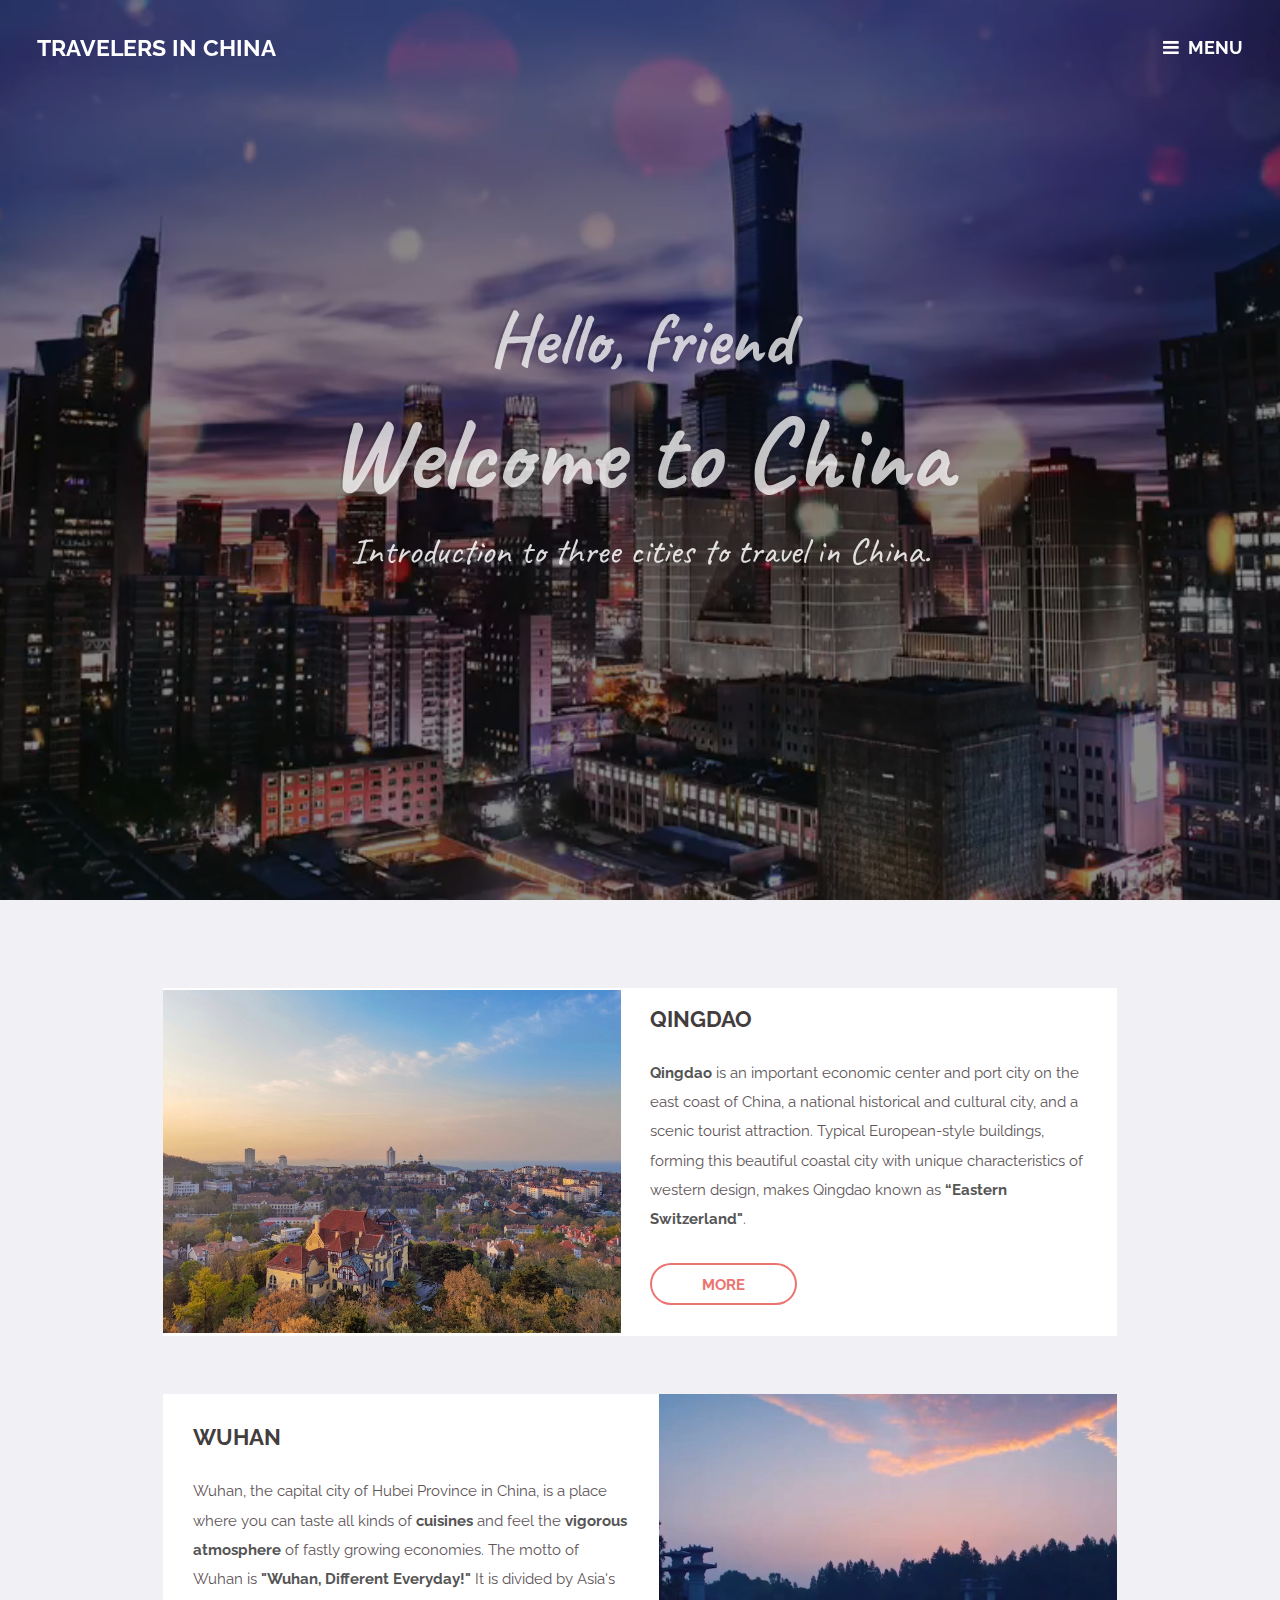
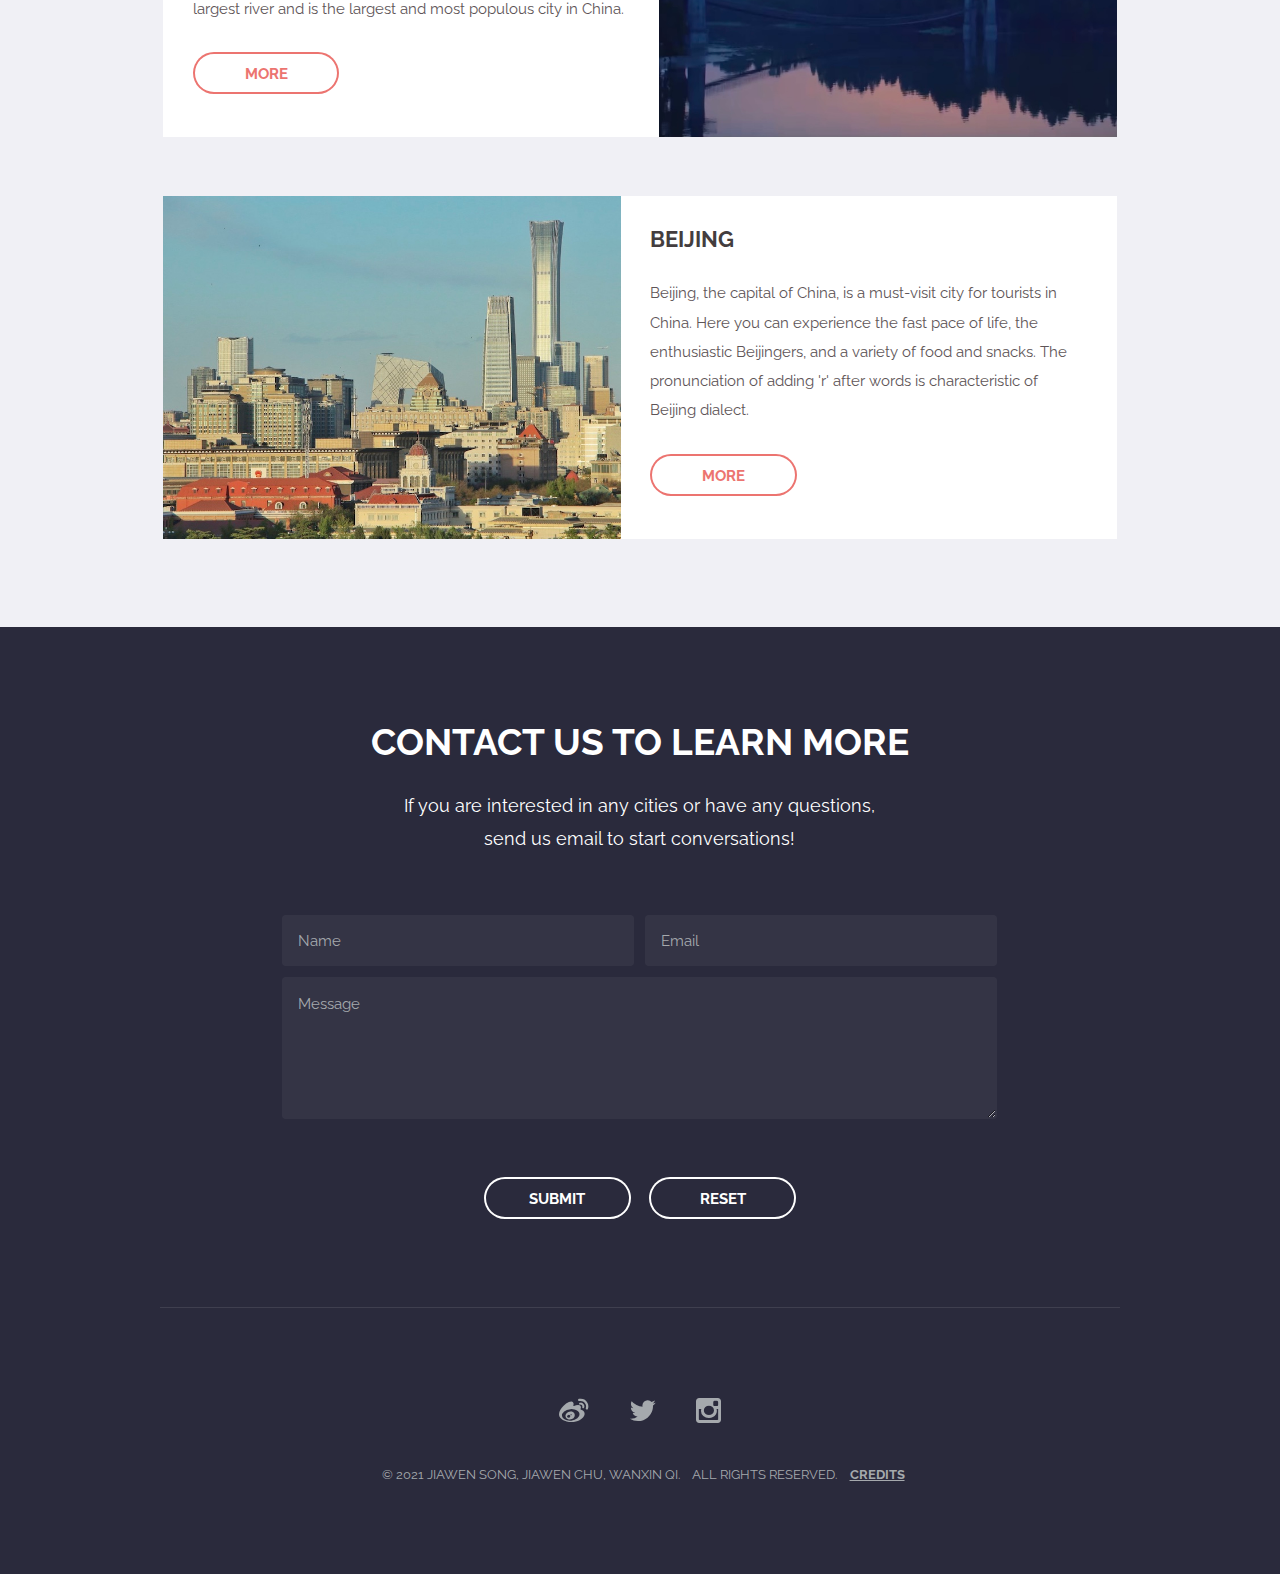
<file: index.html>
<!DOCTYPE HTML>
<!--
	Retrospect by TEMPLATED
	templated.co @templatedco
	Released for free under the Creative Commons Attribution 3.0 license (templated.co/license)
-->
<html lang="en">
	<head>
		<title>Home | Travelers In China</title>
		<meta charset="utf-8">
		<meta name="viewport" content="width=device-width, initial-scale=1">
		<!--[if lte IE 8]><script src="assets/js/ie/html5shiv.js"></script><![endif]-->
		<link rel="stylesheet" href="assets/css/main.css">
		<!--[if lte IE 8]><link rel="stylesheet" href="assets/css/ie8.css" /><![endif]-->
		<!--[if lte IE 9]><link rel="stylesheet" href="assets/css/ie9.css" /><![endif]-->
		<link rel="stylesheet" href="assets/css/banner.css">
        <link rel="preconnect" href="https://fonts.gstatic.com">
        <link rel="preconnect" href="https://fonts.gstatic.com">
        <link href="https://fonts.googleapis.com/css2?family=Bangers&family=Caveat:wght@700&family=Oswald&display=swap" rel="stylesheet">
    </head>
	<body class="landing">

		<!-- Header -->
			<header id="header" class="alt">
				<h1><a href="index.html">Travelers In China</a></h1>
				<a href="#nav">Menu</a>
			</header>

		<!-- Nav -->
			<nav id="nav">
				<ul class="links">
					<li><a href="index.html">Home</a></li>
					<li><a href="qingdao.html">Qingdao</a></li>
					<li><a href="wuhan.html">Wuhan</a></li>
					<li><a href="beijing.html">Beijing</a></li>
				</ul>
			</nav>

		<!-- Banner -->
		<!--
			Note: To show a background image, set the "data-bg" attribute below
			to the full filename of your image. This is used in each section to set
			the background image.
		-->
			<section id="banner" class="bg-img">
				<video id="video1" autoplay loop muted>
    			<source src="images/home/china1.mp4" type="video/mp4">
 				</video>
				<div class="inner">
					<header>
						<h1 id="firstname"></h1>
						<h1>Welcome to China </h1>
						<p> Introduction to three cities to travel in China. </p>
					</header>
				</div>
			</section>

		<!-- One -->
			<section id="one" class="wrapper style1">
				<div class="inner">
					<article class="feature left">
						<span class="image"><img src="images/home/qingdao.jpeg" alt="Qingdao View"></span>
						<div class="content">
							<h2>Qingdao</h2>
							<p><strong>Qingdao</strong> is an important economic center and port city on the east coast of China, a national historical and cultural city, and a scenic tourist attraction. Typical European-style buildings, forming this beautiful coastal city with unique characteristics of western design, makes Qingdao known as <strong>“Eastern Switzerland"</strong>.</p>
							<ul class="actions">
								<li>
									<a href="qingdao.html" class="button alt">More</a>
								</li>
							</ul>
						</div>
					</article>
					<article class="feature right">
						<span class="image"><img src="images/home/wuhan.jpeg" alt="Wuhan View"></span>
						<div class="content">
							<h2>Wuhan</h2>
							<p>Wuhan, the capital city of Hubei Province in China, is a place where you can taste all kinds of <strong>cuisines</strong> and feel the <b>vigorous atmosphere</b> of fastly growing economies.
        						The motto of Wuhan is <strong>"Wuhan, Different Everyday!"</strong> It is divided by Asia's largest river and is the largest and most populous city in China. </p>
							<ul class="actions">
								<li>
									<a href="wuhan.html" class="button alt">More</a>
								</li>
							</ul>
						</div>
					</article>
					<article class="feature left">
						<span class="image"><img src="images/home/beijing.jpg" alt="Beijing View"></span>
						<div class="content">
							<h2>Beijing</h2>
							<p>Beijing, the capital of China, is a must-visit city for tourists in China. Here you can experience the fast pace of life, the enthusiastic Beijingers, and a variety of food and snacks. The pronunciation of adding 'r' after words is characteristic of Beijing dialect. </p>
							<ul class="actions">
								<li>
									<a href="beijing.html" class="button alt">More</a>
								</li>
							</ul>
						</div>
					</article>
				</div>
			</section>

		<!-- Four -->
			<section id="four" class="wrapper style2 special">
				<div class="inner">
					<header class="major narrow">
						<h2>Contact Us to Learn More</h2>
						<p>If you are interested in any cities or have any questions,<br> send us email to start conversations!</p>
					</header>
					<form action="#" method="POST">
						<div class="container 75%">
							<div class="row uniform 50%">
								<div class="6u 12u$(xsmall)">
									<input name="name" placeholder="Name" type="text">
								</div>
								<div class="6u$ 12u$(xsmall)">
									<input name="email" placeholder="Email" type="email">
								</div>
								<div class="12u$">
									<textarea name="message" placeholder="Message" rows="4"></textarea>
								</div>
							</div>
						</div>
						<ul class="actions">
							<li><a class="button alt" href="mailto:wanxinqi@bu.edu" target="_top">Submit</a></li>
							<li><input type="reset" class="alt" value="Reset"></li>
						</ul>
					</form>
				</div>
			</section>

		<!-- Footer -->
			<footer id="footer">
				<div class="inner">
					<ul class="icons">
						<li><a href="https://www.weibo.com/2586273444/profile?rightmod=1&amp;wvr=6&amp;mod=personinfo&amp;is_all=1" class="icon fa-weibo" target="_blank">
							<span class="label">Weibo</span>
						</a></li>
						<li><a href="https://twitter.com/_ChuJiaWen_" class="icon fa-twitter" target="_blank">
							<span class="label">Twitter</span>
						</a></li>
						<li><a href="https://www.instagram.com/sabr.chu/" class="icon fa-instagram" target="_blank">
							<span class="label">Instagram</span>
						</a></li>
					</ul>
					<ul class="copyright">
						<li>&copy; 2021 Jiawen Song, Jiawen Chu, Wanxin Qi.</li>
						<li>All Rights Reserved.</li>
						<li><a href="credits.html">Credits</a></li>
					</ul>
				</div>
			</footer>

		<!-- Scripts -->
			<script src="assets/js/jquery.min.js"></script>
			<script src="assets/js/skel.min.js"></script>
			<script src="assets/js/util.js"></script>
			<!--[if lte IE 8]><script src="assets/js/ie/respond.min.js"></script><![endif]-->
			<script src="assets/js/main.js"></script>
			<script>
    			var message = prompt("Welcome, what is your first name?");
    			if (message == "null" || message == null || message == "" ){
     				message="friend";
   					}
    			document.getElementById("firstname").innerHTML="Hello, "+ message;
  			</script>

	</body>
</html>
</file>
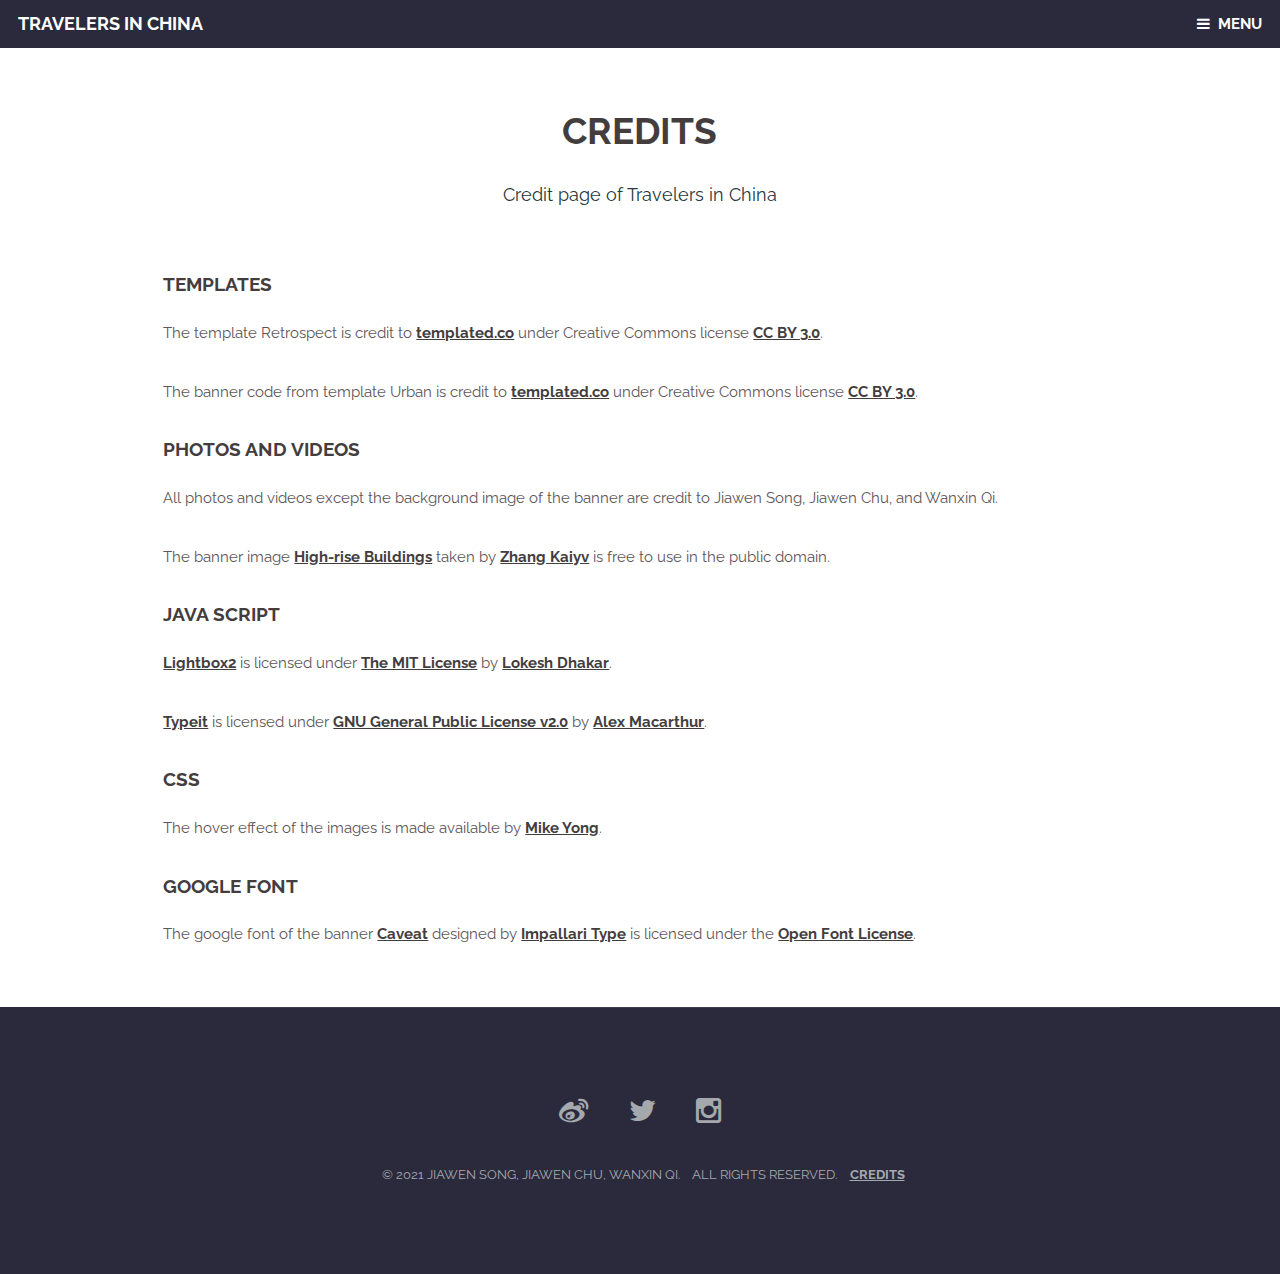
<file: credits.html>
<!DOCTYPE HTML>
<!--
	Retrospect by TEMPLATED
	templated.co @templatedco
	Released for free under the Creative Commons Attribution 3.0 license (templated.co/license)
-->
<html lang="en"> 
	<head>
		<title>Credits | Travelers in China</title>
		<meta charset="utf-8" />
		<meta name="viewport" content="width=device-width, initial-scale=1" />
		<!--[if lte IE 8]><script src="assets/js/ie/html5shiv.js"></script><![endif]-->
		<link rel="stylesheet" href="assets/css/main.css" />
		<!--[if lte IE 8]><link rel="stylesheet" href="assets/css/ie8.css" /><![endif]-->
		<!--[if lte IE 9]><link rel="stylesheet" href="assets/css/ie9.css" /><![endif]-->
	
	
	
	</head>
	<body>

		<!-- Header -->
			<header id="header" class="skel-layers-fixed">
				<h1><a href="index.html">Travelers in China</a></h1>
				<a href="#nav">Menu</a>
			</header>
			
<!-- Nav -->
			<nav id="nav">
				<ul class="links">
					<li><a href="index.html">Home</a ></li>
    				<li><a href="qingdao.html">Qingdao</a ></li>
     				<li><a href="wuhan.html">Wuhan</a ></li>
     				<li><a href="beijing.html">Beijing</a ></li>
				</ul>
			</nav>



		<!-- Main -->
			<section id="main" class="wrapper">
				<div class="container">
					<header class="major special">
						<h2>Credits</h2>
						<p>Credit page of Travelers in China</p>
					</header>
					
					

					<!-- Text -->
						<section>
							<h3>Templates</h3>
							<p> The template Retrospect is credit to <a href="https://www.templated.co/ ">templated.co</a> under Creative Commons license <a href="https://creativecommons.org/licenses/by/3.0/deed.en_US">CC BY 3.0</a>.</p>
							<p> The banner code from template Urban is credit to <a href="https://www.templated.co/ ">templated.co</a> under Creative Commons license <a href="https://creativecommons.org/licenses/by/3.0/deed.en_US">CC BY 3.0</a>.</p>

							<h3>Photos and Videos</h3>
							<p> All photos and videos except the background image of the banner are credit to Jiawen Song, Jiawen Chu, and Wanxin Qi.</p>
							<p> The banner image <a href="https://www.pexels.com/photo/high-rise-buildings-1434580/"> High-rise Buildings</a> taken by <a href="https://www.pexels.com/@zhangkaiyv">Zhang Kaiyv</a> is free to use in the public domain.</p>
							
							<h3>Java Script</h3>
							<p><a href="https://lokeshdhakar.com/projects/lightbox2/">Lightbox2</a> is licensed under <a href="https://raw.githubusercontent.com/lokesh/lightbox2/master/LICENSE">The MIT License</a> by <a href="https://lokeshdhakar.com/">Lokesh Dhakar</a>.</p>
							<p><a href="https://typeitjs.com">Typeit</a> is licensed under <a href="https://github.com/alexmacarthur/typeit/blob/master/LICENSE">GNU General Public License v2.0</a> by <a href="https://macarthur.me"> Alex Macarthur</a>.</p>
							
							<h3>CSS</h3>
							<p>The hover effect of the images is made available by <a href="https://github.com/miketricking/bootstrap-image-hover">Mike Yong</a>.</p>			
							
							<h3>Google Font</h3>
							<p> The google font of the banner <a href="https://fonts.google.com/specimen/Caveat?query=Caveat#standard-styles">Caveat</a> designed by <a href="https://fonts.google.com/?query=Impallari%20Type">Impallari Type</a> is licensed under the <a href="https://scripts.sil.org/cms/scripts/page.php?site_id=nrsi&id=OFL">Open Font License</a>.</p>
						</section>

					
	</div>
</section>				

		<!-- Footer -->
			<footer id="footer">
				<div class="inner">
					<ul class="icons">
						<li><a href="https://www.weibo.com/2586273444/profile?rightmod=1&amp;wvr=6&amp;mod=personinfo&amp;is_all=1" class="icon fa-weibo" target="blank">
							<span class="label">Weibo</span>
						</a></li>
						<li><a href="https://twitter.com/_ChuJiaWen_" class="icon fa-twitter" target="blank">
							<span class="label">Twitter</span>
						</a></li>
						<li><a href="https://www.instagram.com/sabr.chu/" class="icon fa-instagram" target="blank">
							<span class="label">Instagram</span>
						</a></li>
					</ul>
					<ul class="copyright">
						<li>&copy; 2021 Jiawen Song, Jiawen Chu, Wanxin Qi.</li>
						<li>All Rights Reserved.</li>
						<li><a href="credits.html">Credits</a></li>
					</ul>
				</div>
			</footer>

		<!-- Scripts -->
			<script src="assets/js/jquery.min.js"></script>
			<script src="assets/js/skel.min.js"></script>
			<script src="assets/js/util.js"></script>
			<!--[if lte IE 8]><script src="assets/js/ie/respond.min.js"></script><![endif]-->
			<script src="assets/js/main.js"></script>

	</body>
</html>
</file>
<file: assets/css/ie9.css>
/*
	Retrospect by TEMPLATED
	templated.co @templatedco
	Released for free under the Creative Commons Attribution 3.0 license (templated.co/license)
*/

/* Feature */

	.feature .image {
		width: 48%;
		float: left;
	}

	.feature .content {
		width: 52%;
		float: left;
	}

	.feature:after {
		content: '';
		display: block;
		clear: both;
	}
</file>
<file: assets/css/banner.css>
/* Banner */

	#banner {
		display: -ms-flexbox;
		-ms-flex-pack: center;
		-ms-flex-align: center;
		padding: 8em 0 6em 0;
		-moz-align-items: center;
		-webkit-align-items: center;
		-ms-align-items: center;
		align-items: center;
		display: -moz-flex;
		display: -webkit-flex;
		display: -ms-flex;
		display: flex;
		-moz-justify-content: center;
		-webkit-justify-content: center;
		-ms-justify-content: center;
		justify-content: center;
		background-position: center;
		background-size: cover;
		background-repeat: no-repeat;
		background-attachment: fixed;
		border-top: 0;
		min-height: 100vh;
		height: 100vh;
		position: relative;
		text-align: center;
		overflow: hidden;
	}

		#banner .inner {
			-moz-transform: scale(1.0);
			-webkit-transform: scale(1.0);
			-ms-transform: scale(1.0);
			transform: scale(1.0);
			-moz-transition: opacity 1s ease, -moz-transform 1s ease;
			-webkit-transition: opacity 1s ease, -webkit-transform 1s ease;
			-ms-transition: opacity 1s ease, -ms-transform 1s ease;
			transition: opacity 1s ease, transform 1s ease;
			opacity: 1;
			position: relative;
			z-index: 2;
		}

		#banner h1 {
			font-size: 7em;
			line-height: 1.1;
			font-family: 'Caveat', cursive;
			margin-bottom: .25em;
			color: rgba(255, 255, 255, 0.75);
			text-shadow: -2px -2px 0 rgba(0, 0, 0, 0.125);
			text-transform: none;
		}

		#banner p {
			color: rgba(255, 255, 255, 0.85);
			font-size: 2.5em;
            font-family: 'Caveat', cursive;
		}

		h1#firstname{
			font-size: 5em;
		}

	@-moz-keyframes more {
		0% {
			bottom: -3em;
		}

		100% {
			bottom: 2em;
		}
	}

	@-webkit-keyframes more {
		0% {
			bottom: -3em;
		}

		100% {
			bottom: 2em;
		}
	}

	@-ms-keyframes more {
		0% {
			bottom: -3em;
		}

		100% {
			bottom: 2em;
		}
	}

	@keyframes more {
		0% {
			bottom: -3em;
		}

		100% {
			bottom: 2em;
		}
	}

		#banner .more {
			-moz-transition: height 0.2s ease;
			-webkit-transition: height 0.2s ease;
			-ms-transition: height 0.2s ease;
			transition: height 0.2s ease;
			-moz-animation: more 0.75s ease-out 3s forwards;
			-webkit-animation: more 0.75s ease-out 3s forwards;
			-ms-animation: more 0.75s ease-out 3s forwards;
			animation: more 0.75s ease-out 3s forwards;
			background-color: rgba(255, 255, 255, 0.15);
			border: 0;
			border-radius: 1em 1em 0 0;
			bottom: -3em;
			color: rgba(255, 255, 255, 0.75);
			display: block;
			height: 3em;
			left: 50%;
			margin-left: -1.5em;
			overflow: hidden;
			position: absolute;
			text-indent: 3em;
			white-space: nowrap;
			width: 3em;
			z-index: 2;
			border-radius: 100%;
			text-decoration: none;
		}


			#banner .more:before {
				-moz-osx-font-smoothing: grayscale;
				-webkit-font-smoothing: antialiased;
				font-family: FontAwesome;
				font-style: normal;
				font-weight: normal;
				text-transform: none !important;
			}

			#banner .more:hover {
				background: none;
				color: rgba(255, 255, 255, 0.5);
				box-shadow: 0 0 1px 0 rgba(255, 255, 255, 0.5);
				transform: scale(1.1);
				transition: transform 1s;
		}
			}

				#banner .more:hover:before {
					color: rgba(255, 255, 255, 0.5);
				}

			#banner .more:before {
				content: '\f107';
				color: #FFF;
				font-size: 2em;
				position: absolute;
				right: .425em;
				bottom: -.075em;
			}

		#banner:before {
			-moz-transition: opacity 3s ease;
			-webkit-transition: opacity 3s ease;
			-ms-transition: opacity 3s ease;
			transition: opacity 3s ease;
			-moz-transition-delay: 1.25s;
			-webkit-transition-delay: 1.25s;
			-ms-transition-delay: 1.25s;
			transition-delay: 1.25s;
			content: '';
			display: block;
			background-color: #000;
			height: 100%;
			left: 0;
			opacity: 0.45;
			position: absolute;
			top: 0;
			width: 100%;
			z-index: 1;
		}

		@media screen and (max-width: 980px) {

			#banner {
				font-size: .85em;
			}

				#banner br {
					display: none;
				}

		}

		@media screen and (max-width: 736px) {

			#banner {
				background-attachment: scroll;
				min-height: 0;
				padding: 8em 2em 4em 2em;
			}

				#banner h1 {
					font-size: 6em;
				}

		}

		@media screen and (max-width: 480px) {

			#banner h1 {
				font-size: 4em;
			}

			#banner .more {
				display: none;
			}

		}

		body.is-loading #banner .inner {
			-moz-transform: scale(0.99);
			-webkit-transform: scale(0.99);
			-ms-transform: scale(0.99);
			transform: scale(0.99);
			opacity: 0;
		}

		body.is-loading #banner:before {
			opacity: 1;
		}

/* Banner */

	#post {
		background-position: center;
		background-size: cover;
		background-repeat: no-repeat;
		background-attachment: fixed;
	}

		#post .inner {
			margin: 0 auto;
		}

		#post .button.icon {
			padding: 0;
			width: 3em;
			height: 3em;
			line-height: 3em;
			border-radius: 100%;
			text-align: center;
		}

			#post .button.icon:before {
				margin-right: 0;
				color: #FFF;
			}

			#post .button.icon.fa-chevron-left:before {
				margin-left: -3px;
			}

			#post .button.icon.fa-chevron-right:before {
				margin-left: 3px;
			}

		#post ul.actions li {
			width: 49.5%;
			margin: 0;
			padding: 0;
		}

			#post ul.actions li:first-child {
				text-align: left;
			}

			#post ul.actions li:last-child {
				text-align: right;
			}

		@media screen and (max-width: 736px) {

			#post {
				background-attachment: scroll;
				background-size: cover;
			}

				#post h2 {
					font-size: 1.5em;
				}

		}

		@media screen and (max-width: 480px) {

			#post ul.actions li {
				display: inline-block;
				width: 49%;
				margin: 0;
				padding: 0;
			}

		}

	.post {
		display: -ms-flexbox;
		-ms-flex-pack: center;
		-ms-flex-align: center;
		-moz-align-items: center;
		-webkit-align-items: center;
		-ms-align-items: center;
		align-items: center;
		display: -moz-flex;
		display: -webkit-flex;
		display: -ms-flex;
		display: flex;
		-moz-justify-content: center;
		-webkit-justify-content: center;
		-ms-justify-content: center;
		justify-content: center;
		background-position: center;
		background-size: cover;
		background-repeat: no-repeat;
		background-attachment: fixed;
		border-top: 0;
		min-height: 100vh;
		height: 100vh;
		position: relative;
		text-align: center;
		overflow: hidden;
	}

		.post .box {
			margin: 0;
		}

	@-moz-keyframes inner {
		0% {
			opacity: 0;
		}

		100% {
			opacity: 1;
		}
	}

	@-webkit-keyframes inner {
		0% {
			opacity: 0;
		}

		100% {
			opacity: 1;
		}
	}

	@-ms-keyframes inner {
		0% {
			opacity: 0;
		}

		100% {
			opacity: 1;
		}
	}

	@keyframes inner {
		0% {
			opacity: 0;
		}

		100% {
			opacity: 1;
		}
	}

		.post .inner {
			-moz-transform: scale(1.0);
			-webkit-transform: scale(1.0);
			-ms-transform: scale(1.0);
			transform: scale(1.0);
			-moz-transition: opacity 1.25s ease, -moz-transform 1s ease;
			-webkit-transition: opacity 1.25s ease, -webkit-transform 1s ease;
			-ms-transition: opacity 1.25s ease, -ms-transform 1s ease;
			transition: opacity 1.25s ease, transform 1s ease;
			opacity: 0;
			position: relative;
			z-index: 2;
		}

			.post .inner.current {
				opacity: 1;
			}

		.post:before {
			-moz-transition: opacity 3s ease;
			-webkit-transition: opacity 3s ease;
			-ms-transition: opacity 3s ease;
			transition: opacity 3s ease;
			-moz-transition-delay: 1.25s;
			-webkit-transition-delay: 1.25s;
			-ms-transition-delay: 1.25s;
			transition-delay: 1.25s;
			content: '';
			display: block;
			background-color: #000;
			height: 100%;
			left: 0;
			opacity: 0.45;
			position: absolute;
			top: 0;
			width: 100%;
			z-index: 1;
		}

	@-moz-keyframes more {
		0% {
			bottom: -3em;
		}

		100% {
			bottom: 2em;
		}
	}

	@-webkit-keyframes more {
		0% {
			bottom: -3em;
		}

		100% {
			bottom: 2em;
		}
	}

	@-ms-keyframes more {
		0% {
			bottom: -3em;
		}

		100% {
			bottom: 2em;
		}
	}

	@keyframes more {
		0% {
			bottom: -3em;
		}

		100% {
			bottom: 2em;
		}
	}

		.post .more {
			background-color: rgba(255, 255, 255, 0.15);
			border: 0;
			border-radius: 1em 1em 0 0;
			bottom: -3em;
			color: rgba(255, 255, 255, 0.75);
			display: block;
			height: 3em;
			left: 50%;
			margin-left: -1.5em;
			overflow: hidden;
			position: absolute;
			text-indent: 3em;
			white-space: nowrap;
			width: 3em;
			z-index: 2;
			border-radius: 100%;
			text-decoration: none;
		}

			.post .more:before {
				-moz-osx-font-smoothing: grayscale;
				-webkit-font-smoothing: antialiased;
				font-family: FontAwesome;
				font-style: normal;
				font-weight: normal;
				text-transform: none !important;
			}

			.post .more.current {
				-moz-transition: height 0.2s ease;
				-webkit-transition: height 0.2s ease;
				-ms-transition: height 0.2s ease;
				transition: height 0.2s ease;
				-moz-animation: more 0.75s ease-out 2s forwards;
				-webkit-animation: more 0.75s ease-out 2s forwards;
				-ms-animation: more 0.75s ease-out 2s forwards;
				animation: more 0.75s ease-out 2s forwards;
			}

			.post .more:hover {
				background: none;
				color: rgba(255, 255, 255, 0.5);
				box-shadow: 0 0 1px 0 rgba(255, 255, 255, 0.5);
			}

				.post .more:hover:before {
					color: rgba(255, 255, 255, 0.5);
				}

			.post .more:before {
				content: '\f107';
				color: #FFF;
				font-size: 2em;
				position: absolute;
				right: .425em;
				bottom: -.075em;
			}

		@media screen and (max-width: 980px) {

			@-moz-keyframes more {
				0% {
					bottom: -3em;
				}

				100% {
					bottom: 1.5em;
				}

		}

			@-webkit-keyframes more {
				0% {
					bottom: -3em;
				}

				100% {
					bottom: 1.5em;
				}
			}

			@-ms-keyframes more {
				0% {
					bottom: -3em;
				}

				100% {
					bottom: 1.5em;
				}
			}

			@keyframes more {
				0% {
					bottom: -3em;
				}

				100% {
					bottom: 1.5em;
				}
			} }

		@media screen and (max-width: 736px) {

			.post {
				min-height: 0;
				height: auto;
				background-attachment: scroll;
			}

				.post h2 {
					font-size: 1.5em;
				}

		}

		@media screen and (max-width: 480px) {

			.post h2 {
				font-size: 1.25em;
			}

			.post .more {
				display: none;
			}

			.post .button {
				width: 100%;
			
			#video1{display: none;}
			#banner{background: url(images/home/china.jpg) no-repeat absolute;}
			
			}
			
}
		
#banner{background:url(images/home/china1.mp4);}
</file>
<file: assets/css/main.css>
@charset "UTF-8";
@import url(font-awesome.min.css);
@import url("https://fonts.googleapis.com/css?family=Raleway:400,500,700");

/*
	Retrospect by TEMPLATED
	templated.co @templatedco
	Released for free under the Creative Commons Attribution 3.0 license (templated.co/license)
*/

/* Reset */

	html, body, div, span, applet, object, iframe, h1, h2, h3, h4, h5, h6, p, blockquote, pre, a, abbr, acronym, address, big, cite, code, del, dfn, em, img, ins, kbd, q, s, samp, small, strike, strong, sub, sup, tt, var, b, u, i, center, dl, dt, dd, ol, ul, li, fieldset, form, label, legend, table, caption, tbody, tfoot, thead, tr, th, td, article, aside, canvas, details, embed, figure, figcaption, footer, header, hgroup, menu, nav, output, ruby, section, summary, time, mark, audio, video {
		margin: 0;
		padding: 0;
		border: 0;
		font-size: 100%;
		font: inherit;
		vertical-align: baseline;
		scroll-behavior: smooth;
	}

	article, aside, details, figcaption, figure, footer, header, hgroup, menu, nav, section {
		display: block;
	}

	body {
		line-height: 1;
	}

	ol, ul {
		list-style: none;
	}

	blockquote, q {
		quotes: none;
	}

	blockquote:before, blockquote:after, q:before, q:after {
		content: '';
		content: none;
	}

	table {
		border-collapse: collapse;
		border-spacing: 0;
	}

	body {
		-webkit-text-size-adjust: none;
	}

/* Box Model */

	*, *:before, *:after {
		-moz-box-sizing: border-box;
		-webkit-box-sizing: border-box;
		box-sizing: border-box;
	}

/* Containers */

	.container {
		margin-left: auto;
		margin-right: auto;
	}

	.container.\31 25\25 {
		width: 100%;
		max-width: 100em;
		min-width: 80em;
	}

	.container.\37 5\25 {
		width: 60em;
	}

	.container.\35 0\25 {
		width: 40em;
	}

	.container.\32 5\25 {
		width: 20em;
	}

	.container {
		width: 80em;
	}

	@media screen and (max-width: 1680px) {

		.container.\31 25\25 {
			width: 100%;
			max-width: 100em;
			min-width: 80em;
		}

		.container.\37 5\25 {
			width: 60em;
		}

		.container.\35 0\25 {
			width: 40em;
		}

		.container.\32 5\25 {
			width: 20em;
		}

		.container {
			width: 80em;
		}

	}

	@media screen and (max-width: 1280px) {

		.container.\31 25\25 {
			width: 100%;
			max-width: 81.25em;
			min-width: 65em;
		}

		.container.\37 5\25 {
			width: 48.75em;
		}

		.container.\35 0\25 {
			width: 32.5em;
		}

		.container.\32 5\25 {
			width: 16.25em;
		}

		.container {
			width: 65em;
		}

	}

	@media screen and (max-width: 980px) {

		.container.\31 25\25 {
			width: 100%;
			max-width: 112.5%;
			min-width: 90%;
		}

		.container.\37 5\25 {
			width: 67.5%;
		}

		.container.\35 0\25 {
			width: 45%;
		}

		.container.\32 5\25 {
			width: 22.5%;
		}

		.container {
			width: 90% !important;
		}

	}

	@media screen and (max-width: 736px) {

		.container.\31 25\25 {
			width: 100%;
			max-width: 112.5%;
			min-width: 90%;
		}

		.container.\37 5\25 {
			width: 67.5%;
		}

		.container.\35 0\25 {
			width: 45%;
		}

		.container.\32 5\25 {
			width: 22.5%;
		}

		.container {
			width: 90% !important;
		}

	}

	@media screen and (max-width: 480px) {

		.container.\31 25\25 {
			width: 100%;
			max-width: 112.5%;
			min-width: 90%;
		}

		.container.\37 5\25 {
			width: 67.5%;
		}

		.container.\35 0\25 {
			width: 45%;
		}

		.container.\32 5\25 {
			width: 22.5%;
		}

		.container {
			width: 90% !important;
		}

	}

/* Grid */

	.row {
		border-bottom: solid 1px transparent;
		-moz-box-sizing: border-box;
		-webkit-box-sizing: border-box;
		box-sizing: border-box;
	}

	.row > * {
		float: left;
		-moz-box-sizing: border-box;
		-webkit-box-sizing: border-box;
		box-sizing: border-box;
	}

	.row:after, .row:before {
		content: '';
		display: block;
		clear: both;
		height: 0;
	}

	.row.uniform > * > :first-child {
		margin-top: 0;
	}

	.row.uniform > * > :last-child {
		margin-bottom: 0;
	}

	.row.\30 \25 > * {
		padding: 0 0 0 0em;
	}

	.row.\30 \25 {
		margin: 0 0 -1px 0em;
	}

	.row.uniform.\30 \25 > * {
		padding: 0em 0 0 0em;
	}

	.row.uniform.\30 \25 {
		margin: 0em 0 -1px 0em;
	}

	.row > * {
		padding: 0 0 0 2em;
	}

	.row {
		margin: 0 0 -1px -2em;
	}

	.row.uniform > * {
		padding: 2em 0 0 2em;
	}

	.row.uniform {
		margin: -2em 0 -1px -2em;
	}

	.row.\32 00\25 > * {
		padding: 0 0 0 4em;
	}

	.row.\32 00\25 {
		margin: 0 0 -1px -4em;
	}

	.row.uniform.\32 00\25 > * {
		padding: 4em 0 0 4em;
	}

	.row.uniform.\32 00\25 {
		margin: -4em 0 -1px -4em;
	}

	.row.\31 50\25 > * {
		padding: 0 0 0 3em;
	}

	.row.\31 50\25 {
		margin: 0 0 -1px -3em;
	}

	.row.uniform.\31 50\25 > * {
		padding: 3em 0 0 3em;
	}

	.row.uniform.\31 50\25 {
		margin: -3em 0 -1px -3em;
	}

	.row.\35 0\25 > * {
		padding: 0 0 0 1em;
	}

	.row.\35 0\25 {
		margin: 0 0 -1px -1em;
	}

	.row.uniform.\35 0\25 > * {
		padding: 1em 0 0 1em;
	}

	.row.uniform.\35 0\25 {
		margin: -1em 0 -1px -1em;
	}

	.row.\32 5\25 > * {
		padding: 0 0 0 0.5em;
	}

	.row.\32 5\25 {
		margin: 0 0 -1px -0.5em;
	}

	.row.uniform.\32 5\25 > * {
		padding: 0.5em 0 0 0.5em;
	}

	.row.uniform.\32 5\25 {
		margin: -0.5em 0 -1px -0.5em;
	}

	.\31 2u, .\31 2u\24 {
		width: 100%;
		clear: none;
		margin-left: 0;
	}

	.\31 1u, .\31 1u\24 {
		width: 91.6666666667%;
		clear: none;
		margin-left: 0;
	}

	.\31 0u, .\31 0u\24 {
		width: 83.3333333333%;
		clear: none;
		margin-left: 0;
	}

	.\39 u, .\39 u\24 {
		width: 75%;
		clear: none;
		margin-left: 0;
	}

	.\38 u, .\38 u\24 {
		width: 66.6666666667%;
		clear: none;
		margin-left: 0;
	}

	.\37 u, .\37 u\24 {
		width: 58.3333333333%;
		clear: none;
		margin-left: 0;
	}

	.\36 u, .\36 u\24 {
		width: 50%;
		clear: none;
		margin-left: 0;
	}

	.\35 u, .\35 u\24 {
		width: 41.6666666667%;
		clear: none;
		margin-left: 0;
	}

	.\34 u, .\34 u\24 {
		width: 33.3333333333%;
		clear: none;
		margin-left: 0;
	}

	.\33 u, .\33 u\24 {
		width: 25%;
		clear: none;
		margin-left: 0;
	}

	.\32 u, .\32 u\24 {
		width: 16.6666666667%;
		clear: none;
		margin-left: 0;
	}

	.\31 u, .\31 u\24 {
		width: 8.3333333333%;
		clear: none;
		margin-left: 0;
	}

	.\31 2u\24 + *,
	.\31 1u\24 + *,
	.\31 0u\24 + *,
	.\39 u\24 + *,
	.\38 u\24 + *,
	.\37 u\24 + *,
	.\36 u\24 + *,
	.\35 u\24 + *,
	.\34 u\24 + *,
	.\33 u\24 + *,
	.\32 u\24 + *,
	.\31 u\24 + * {
		clear: left;
	}

	.\-11u {
		margin-left: 91.66667%;
	}

	.\-10u {
		margin-left: 83.33333%;
	}

	.\-9u {
		margin-left: 75%;
	}

	.\-8u {
		margin-left: 66.66667%;
	}

	.\-7u {
		margin-left: 58.33333%;
	}

	.\-6u {
		margin-left: 50%;
	}

	.\-5u {
		margin-left: 41.66667%;
	}

	.\-4u {
		margin-left: 33.33333%;
	}

	.\-3u {
		margin-left: 25%;
	}

	.\-2u {
		margin-left: 16.66667%;
	}

	.\-1u {
		margin-left: 8.33333%;
	}

	@media screen and (max-width: 1680px) {

		.row > * {
			padding: 0 0 0 2em;
		}

		.row {
			margin: 0 0 -1px -2em;
		}

		.row.uniform > * {
			padding: 2em 0 0 2em;
		}

		.row.uniform {
			margin: -2em 0 -1px -2em;
		}

		.row.\32 00\25 > * {
			padding: 0 0 0 4em;
		}

		.row.\32 00\25 {
			margin: 0 0 -1px -4em;
		}

		.row.uniform.\32 00\25 > * {
			padding: 4em 0 0 4em;
		}

		.row.uniform.\32 00\25 {
			margin: -4em 0 -1px -4em;
		}

		.row.\31 50\25 > * {
			padding: 0 0 0 3em;
		}

		.row.\31 50\25 {
			margin: 0 0 -1px -3em;
		}

		.row.uniform.\31 50\25 > * {
			padding: 3em 0 0 3em;
		}

		.row.uniform.\31 50\25 {
			margin: -3em 0 -1px -3em;
		}

		.row.\35 0\25 > * {
			padding: 0 0 0 1em;
		}

		.row.\35 0\25 {
			margin: 0 0 -1px -1em;
		}

		.row.uniform.\35 0\25 > * {
			padding: 1em 0 0 1em;
		}

		.row.uniform.\35 0\25 {
			margin: -1em 0 -1px -1em;
		}

		.row.\32 5\25 > * {
			padding: 0 0 0 0.5em;
		}

		.row.\32 5\25 {
			margin: 0 0 -1px -0.5em;
		}

		.row.uniform.\32 5\25 > * {
			padding: 0.5em 0 0 0.5em;
		}

		.row.uniform.\32 5\25 {
			margin: -0.5em 0 -1px -0.5em;
		}

		.\31 2u\28xlarge\29, .\31 2u\24\28xlarge\29 {
			width: 100%;
			clear: none;
			margin-left: 0;
		}

		.\31 1u\28xlarge\29, .\31 1u\24\28xlarge\29 {
			width: 91.6666666667%;
			clear: none;
			margin-left: 0;
		}

		.\31 0u\28xlarge\29, .\31 0u\24\28xlarge\29 {
			width: 83.3333333333%;
			clear: none;
			margin-left: 0;
		}

		.\39 u\28xlarge\29, .\39 u\24\28xlarge\29 {
			width: 75%;
			clear: none;
			margin-left: 0;
		}

		.\38 u\28xlarge\29, .\38 u\24\28xlarge\29 {
			width: 66.6666666667%;
			clear: none;
			margin-left: 0;
		}

		.\37 u\28xlarge\29, .\37 u\24\28xlarge\29 {
			width: 58.3333333333%;
			clear: none;
			margin-left: 0;
		}

		.\36 u\28xlarge\29, .\36 u\24\28xlarge\29 {
			width: 50%;
			clear: none;
			margin-left: 0;
		}

		.\35 u\28xlarge\29, .\35 u\24\28xlarge\29 {
			width: 41.6666666667%;
			clear: none;
			margin-left: 0;
		}

		.\34 u\28xlarge\29, .\34 u\24\28xlarge\29 {
			width: 33.3333333333%;
			clear: none;
			margin-left: 0;
		}

		.\33 u\28xlarge\29, .\33 u\24\28xlarge\29 {
			width: 25%;
			clear: none;
			margin-left: 0;
		}

		.\32 u\28xlarge\29, .\32 u\24\28xlarge\29 {
			width: 16.6666666667%;
			clear: none;
			margin-left: 0;
		}

		.\31 u\28xlarge\29, .\31 u\24\28xlarge\29 {
			width: 8.3333333333%;
			clear: none;
			margin-left: 0;
		}

		.\31 2u\24\28xlarge\29 + *,
		.\31 1u\24\28xlarge\29 + *,
		.\31 0u\24\28xlarge\29 + *,
		.\39 u\24\28xlarge\29 + *,
		.\38 u\24\28xlarge\29 + *,
		.\37 u\24\28xlarge\29 + *,
		.\36 u\24\28xlarge\29 + *,
		.\35 u\24\28xlarge\29 + *,
		.\34 u\24\28xlarge\29 + *,
		.\33 u\24\28xlarge\29 + *,
		.\32 u\24\28xlarge\29 + *,
		.\31 u\24\28xlarge\29 + * {
			clear: left;
		}

		.\-11u\28xlarge\29 {
			margin-left: 91.66667%;
		}

		.\-10u\28xlarge\29 {
			margin-left: 83.33333%;
		}

		.\-9u\28xlarge\29 {
			margin-left: 75%;
		}

		.\-8u\28xlarge\29 {
			margin-left: 66.66667%;
		}

		.\-7u\28xlarge\29 {
			margin-left: 58.33333%;
		}

		.\-6u\28xlarge\29 {
			margin-left: 50%;
		}

		.\-5u\28xlarge\29 {
			margin-left: 41.66667%;
		}

		.\-4u\28xlarge\29 {
			margin-left: 33.33333%;
		}

		.\-3u\28xlarge\29 {
			margin-left: 25%;
		}

		.\-2u\28xlarge\29 {
			margin-left: 16.66667%;
		}

		.\-1u\28xlarge\29 {
			margin-left: 8.33333%;
		}

	}

	@media screen and (max-width: 1280px) {

		.row > * {
			padding: 0 0 0 1.5em;
		}

		.row {
			margin: 0 0 -1px -1.5em;
		}

		.row.uniform > * {
			padding: 1.5em 0 0 1.5em;
		}

		.row.uniform {
			margin: -1.5em 0 -1px -1.5em;
		}

		.row.\32 00\25 > * {
			padding: 0 0 0 3em;
		}

		.row.\32 00\25 {
			margin: 0 0 -1px -3em;
		}

		.row.uniform.\32 00\25 > * {
			padding: 3em 0 0 3em;
		}

		.row.uniform.\32 00\25 {
			margin: -3em 0 -1px -3em;
		}

		.row.\31 50\25 > * {
			padding: 0 0 0 2.25em;
		}

		.row.\31 50\25 {
			margin: 0 0 -1px -2.25em;
		}

		.row.uniform.\31 50\25 > * {
			padding: 2.25em 0 0 2.25em;
		}

		.row.uniform.\31 50\25 {
			margin: -2.25em 0 -1px -2.25em;
		}

		.row.\35 0\25 > * {
			padding: 0 0 0 0.75em;
		}

		.row.\35 0\25 {
			margin: 0 0 -1px -0.75em;
		}

		.row.uniform.\35 0\25 > * {
			padding: 0.75em 0 0 0.75em;
		}

		.row.uniform.\35 0\25 {
			margin: -0.75em 0 -1px -0.75em;
		}

		.row.\32 5\25 > * {
			padding: 0 0 0 0.375em;
		}

		.row.\32 5\25 {
			margin: 0 0 -1px -0.375em;
		}

		.row.uniform.\32 5\25 > * {
			padding: 0.375em 0 0 0.375em;
		}

		.row.uniform.\32 5\25 {
			margin: -0.375em 0 -1px -0.375em;
		}

		.\31 2u\28large\29, .\31 2u\24\28large\29 {
			width: 100%;
			clear: none;
			margin-left: 0;
		}

		.\31 1u\28large\29, .\31 1u\24\28large\29 {
			width: 91.6666666667%;
			clear: none;
			margin-left: 0;
		}

		.\31 0u\28large\29, .\31 0u\24\28large\29 {
			width: 83.3333333333%;
			clear: none;
			margin-left: 0;
		}

		.\39 u\28large\29, .\39 u\24\28large\29 {
			width: 75%;
			clear: none;
			margin-left: 0;
		}

		.\38 u\28large\29, .\38 u\24\28large\29 {
			width: 66.6666666667%;
			clear: none;
			margin-left: 0;
		}

		.\37 u\28large\29, .\37 u\24\28large\29 {
			width: 58.3333333333%;
			clear: none;
			margin-left: 0;
		}

		.\36 u\28large\29, .\36 u\24\28large\29 {
			width: 50%;
			clear: none;
			margin-left: 0;
		}

		.\35 u\28large\29, .\35 u\24\28large\29 {
			width: 41.6666666667%;
			clear: none;
			margin-left: 0;
		}

		.\34 u\28large\29, .\34 u\24\28large\29 {
			width: 33.3333333333%;
			clear: none;
			margin-left: 0;
		}

		.\33 u\28large\29, .\33 u\24\28large\29 {
			width: 25%;
			clear: none;
			margin-left: 0;
		}

		.\32 u\28large\29, .\32 u\24\28large\29 {
			width: 16.6666666667%;
			clear: none;
			margin-left: 0;
		}

		.\31 u\28large\29, .\31 u\24\28large\29 {
			width: 8.3333333333%;
			clear: none;
			margin-left: 0;
		}

		.\31 2u\24\28large\29 + *,
		.\31 1u\24\28large\29 + *,
		.\31 0u\24\28large\29 + *,
		.\39 u\24\28large\29 + *,
		.\38 u\24\28large\29 + *,
		.\37 u\24\28large\29 + *,
		.\36 u\24\28large\29 + *,
		.\35 u\24\28large\29 + *,
		.\34 u\24\28large\29 + *,
		.\33 u\24\28large\29 + *,
		.\32 u\24\28large\29 + *,
		.\31 u\24\28large\29 + * {
			clear: left;
		}

		.\-11u\28large\29 {
			margin-left: 91.66667%;
		}

		.\-10u\28large\29 {
			margin-left: 83.33333%;
		}

		.\-9u\28large\29 {
			margin-left: 75%;
		}

		.\-8u\28large\29 {
			margin-left: 66.66667%;
		}

		.\-7u\28large\29 {
			margin-left: 58.33333%;
		}

		.\-6u\28large\29 {
			margin-left: 50%;
		}

		.\-5u\28large\29 {
			margin-left: 41.66667%;
		}

		.\-4u\28large\29 {
			margin-left: 33.33333%;
		}

		.\-3u\28large\29 {
			margin-left: 25%;
		}

		.\-2u\28large\29 {
			margin-left: 16.66667%;
		}

		.\-1u\28large\29 {
			margin-left: 8.33333%;
		}

	}

	@media screen and (max-width: 980px) {

		.row > * {
			padding: 0 0 0 1.5em;
		}

		.row {
			margin: 0 0 -1px -1.5em;
		}

		.row.uniform > * {
			padding: 1.5em 0 0 1.5em;
		}

		.row.uniform {
			margin: -1.5em 0 -1px -1.5em;
		}

		.row.\32 00\25 > * {
			padding: 0 0 0 3em;
		}

		.row.\32 00\25 {
			margin: 0 0 -1px -3em;
		}

		.row.uniform.\32 00\25 > * {
			padding: 3em 0 0 3em;
		}

		.row.uniform.\32 00\25 {
			margin: -3em 0 -1px -3em;
		}

		.row.\31 50\25 > * {
			padding: 0 0 0 2.25em;
		}

		.row.\31 50\25 {
			margin: 0 0 -1px -2.25em;
		}

		.row.uniform.\31 50\25 > * {
			padding: 2.25em 0 0 2.25em;
		}

		.row.uniform.\31 50\25 {
			margin: -2.25em 0 -1px -2.25em;
		}

		.row.\35 0\25 > * {
			padding: 0 0 0 0.75em;
		}

		.row.\35 0\25 {
			margin: 0 0 -1px -0.75em;
		}

		.row.uniform.\35 0\25 > * {
			padding: 0.75em 0 0 0.75em;
		}

		.row.uniform.\35 0\25 {
			margin: -0.75em 0 -1px -0.75em;
		}

		.row.\32 5\25 > * {
			padding: 0 0 0 0.375em;
		}

		.row.\32 5\25 {
			margin: 0 0 -1px -0.375em;
		}

		.row.uniform.\32 5\25 > * {
			padding: 0.375em 0 0 0.375em;
		}

		.row.uniform.\32 5\25 {
			margin: -0.375em 0 -1px -0.375em;
		}

		.\31 2u\28medium\29, .\31 2u\24\28medium\29 {
			width: 100%;
			clear: none;
			margin-left: 0;
		}

		.\31 1u\28medium\29, .\31 1u\24\28medium\29 {
			width: 91.6666666667%;
			clear: none;
			margin-left: 0;
		}

		.\31 0u\28medium\29, .\31 0u\24\28medium\29 {
			width: 83.3333333333%;
			clear: none;
			margin-left: 0;
		}

		.\39 u\28medium\29, .\39 u\24\28medium\29 {
			width: 75%;
			clear: none;
			margin-left: 0;
		}

		.\38 u\28medium\29, .\38 u\24\28medium\29 {
			width: 66.6666666667%;
			clear: none;
			margin-left: 0;
		}

		.\37 u\28medium\29, .\37 u\24\28medium\29 {
			width: 58.3333333333%;
			clear: none;
			margin-left: 0;
		}

		.\36 u\28medium\29, .\36 u\24\28medium\29 {
			width: 50%;
			clear: none;
			margin-left: 0;
		}

		.\35 u\28medium\29, .\35 u\24\28medium\29 {
			width: 41.6666666667%;
			clear: none;
			margin-left: 0;
		}

		.\34 u\28medium\29, .\34 u\24\28medium\29 {
			width: 33.3333333333%;
			clear: none;
			margin-left: 0;
		}

		.\33 u\28medium\29, .\33 u\24\28medium\29 {
			width: 25%;
			clear: none;
			margin-left: 0;
		}

		.\32 u\28medium\29, .\32 u\24\28medium\29 {
			width: 16.6666666667%;
			clear: none;
			margin-left: 0;
		}

		.\31 u\28medium\29, .\31 u\24\28medium\29 {
			width: 8.3333333333%;
			clear: none;
			margin-left: 0;
		}

		.\31 2u\24\28medium\29 + *,
		.\31 1u\24\28medium\29 + *,
		.\31 0u\24\28medium\29 + *,
		.\39 u\24\28medium\29 + *,
		.\38 u\24\28medium\29 + *,
		.\37 u\24\28medium\29 + *,
		.\36 u\24\28medium\29 + *,
		.\35 u\24\28medium\29 + *,
		.\34 u\24\28medium\29 + *,
		.\33 u\24\28medium\29 + *,
		.\32 u\24\28medium\29 + *,
		.\31 u\24\28medium\29 + * {
			clear: left;
		}

		.\-11u\28medium\29 {
			margin-left: 91.66667%;
		}

		.\-10u\28medium\29 {
			margin-left: 83.33333%;
		}

		.\-9u\28medium\29 {
			margin-left: 75%;
		}

		.\-8u\28medium\29 {
			margin-left: 66.66667%;
		}

		.\-7u\28medium\29 {
			margin-left: 58.33333%;
		}

		.\-6u\28medium\29 {
			margin-left: 50%;
		}

		.\-5u\28medium\29 {
			margin-left: 41.66667%;
		}

		.\-4u\28medium\29 {
			margin-left: 33.33333%;
		}

		.\-3u\28medium\29 {
			margin-left: 25%;
		}

		.\-2u\28medium\29 {
			margin-left: 16.66667%;
		}

		.\-1u\28medium\29 {
			margin-left: 8.33333%;
		}

	}

	@media screen and (max-width: 736px) {

		.row > * {
			padding: 0 0 0 1.25em;
		}

		.row {
			margin: 0 0 -1px -1.25em;
		}

		.row.uniform > * {
			padding: 1.25em 0 0 1.25em;
		}

		.row.uniform {
			margin: -1.25em 0 -1px -1.25em;
		}

		.row.\32 00\25 > * {
			padding: 0 0 0 2.5em;
		}

		.row.\32 00\25 {
			margin: 0 0 -1px -2.5em;
		}

		.row.uniform.\32 00\25 > * {
			padding: 2.5em 0 0 2.5em;
		}

		.row.uniform.\32 00\25 {
			margin: -2.5em 0 -1px -2.5em;
		}

		.row.\31 50\25 > * {
			padding: 0 0 0 1.875em;
		}

		.row.\31 50\25 {
			margin: 0 0 -1px -1.875em;
		}

		.row.uniform.\31 50\25 > * {
			padding: 1.875em 0 0 1.875em;
		}

		.row.uniform.\31 50\25 {
			margin: -1.875em 0 -1px -1.875em;
		}

		.row.\35 0\25 > * {
			padding: 0 0 0 0.625em;
		}

		.row.\35 0\25 {
			margin: 0 0 -1px -0.625em;
		}

		.row.uniform.\35 0\25 > * {
			padding: 0.625em 0 0 0.625em;
		}

		.row.uniform.\35 0\25 {
			margin: -0.625em 0 -1px -0.625em;
		}

		.row.\32 5\25 > * {
			padding: 0 0 0 0.3125em;
		}

		.row.\32 5\25 {
			margin: 0 0 -1px -0.3125em;
		}

		.row.uniform.\32 5\25 > * {
			padding: 0.3125em 0 0 0.3125em;
		}

		.row.uniform.\32 5\25 {
			margin: -0.3125em 0 -1px -0.3125em;
		}

		.\31 2u\28small\29, .\31 2u\24\28small\29 {
			width: 100%;
			clear: none;
			margin-left: 0;
		}

		.\31 1u\28small\29, .\31 1u\24\28small\29 {
			width: 91.6666666667%;
			clear: none;
			margin-left: 0;
		}

		.\31 0u\28small\29, .\31 0u\24\28small\29 {
			width: 83.3333333333%;
			clear: none;
			margin-left: 0;
		}

		.\39 u\28small\29, .\39 u\24\28small\29 {
			width: 75%;
			clear: none;
			margin-left: 0;
		}

		.\38 u\28small\29, .\38 u\24\28small\29 {
			width: 66.6666666667%;
			clear: none;
			margin-left: 0;
		}

		.\37 u\28small\29, .\37 u\24\28small\29 {
			width: 58.3333333333%;
			clear: none;
			margin-left: 0;
		}

		.\36 u\28small\29, .\36 u\24\28small\29 {
			width: 50%;
			clear: none;
			margin-left: 0;
		}

		.\35 u\28small\29, .\35 u\24\28small\29 {
			width: 41.6666666667%;
			clear: none;
			margin-left: 0;
		}

		.\34 u\28small\29, .\34 u\24\28small\29 {
			width: 33.3333333333%;
			clear: none;
			margin-left: 0;
		}

		.\33 u\28small\29, .\33 u\24\28small\29 {
			width: 25%;
			clear: none;
			margin-left: 0;
		}

		.\32 u\28small\29, .\32 u\24\28small\29 {
			width: 16.6666666667%;
			clear: none;
			margin-left: 0;
		}

		.\31 u\28small\29, .\31 u\24\28small\29 {
			width: 8.3333333333%;
			clear: none;
			margin-left: 0;
		}

		.\31 2u\24\28small\29 + *,
		.\31 1u\24\28small\29 + *,
		.\31 0u\24\28small\29 + *,
		.\39 u\24\28small\29 + *,
		.\38 u\24\28small\29 + *,
		.\37 u\24\28small\29 + *,
		.\36 u\24\28small\29 + *,
		.\35 u\24\28small\29 + *,
		.\34 u\24\28small\29 + *,
		.\33 u\24\28small\29 + *,
		.\32 u\24\28small\29 + *,
		.\31 u\24\28small\29 + * {
			clear: left;
		}

		.\-11u\28small\29 {
			margin-left: 91.66667%;
		}

		.\-10u\28small\29 {
			margin-left: 83.33333%;
		}

		.\-9u\28small\29 {
			margin-left: 75%;
		}

		.\-8u\28small\29 {
			margin-left: 66.66667%;
		}

		.\-7u\28small\29 {
			margin-left: 58.33333%;
		}

		.\-6u\28small\29 {
			margin-left: 50%;
		}

		.\-5u\28small\29 {
			margin-left: 41.66667%;
		}

		.\-4u\28small\29 {
			margin-left: 33.33333%;
		}

		.\-3u\28small\29 {
			margin-left: 25%;
		}

		.\-2u\28small\29 {
			margin-left: 16.66667%;
		}

		.\-1u\28small\29 {
			margin-left: 8.33333%;
		}

	}

	@media screen and (max-width: 480px) {

		.row > * {
			padding: 0 0 0 1.25em;
		}

		.row {
			margin: 0 0 -1px -1.25em;
		}

		.row.uniform > * {
			padding: 1.25em 0 0 1.25em;
		}

		.row.uniform {
			margin: -1.25em 0 -1px -1.25em;
		}

		.row.\32 00\25 > * {
			padding: 0 0 0 2.5em;
		}

		.row.\32 00\25 {
			margin: 0 0 -1px -2.5em;
		}

		.row.uniform.\32 00\25 > * {
			padding: 2.5em 0 0 2.5em;
		}

		.row.uniform.\32 00\25 {
			margin: -2.5em 0 -1px -2.5em;
		}

		.row.\31 50\25 > * {
			padding: 0 0 0 1.875em;
		}

		.row.\31 50\25 {
			margin: 0 0 -1px -1.875em;
		}

		.row.uniform.\31 50\25 > * {
			padding: 1.875em 0 0 1.875em;
		}

		.row.uniform.\31 50\25 {
			margin: -1.875em 0 -1px -1.875em;
		}

		.row.\35 0\25 > * {
			padding: 0 0 0 0.625em;
		}

		.row.\35 0\25 {
			margin: 0 0 -1px -0.625em;
		}

		.row.uniform.\35 0\25 > * {
			padding: 0.625em 0 0 0.625em;
		}

		.row.uniform.\35 0\25 {
			margin: -0.625em 0 -1px -0.625em;
		}

		.row.\32 5\25 > * {
			padding: 0 0 0 0.3125em;
		}

		.row.\32 5\25 {
			margin: 0 0 -1px -0.3125em;
		}

		.row.uniform.\32 5\25 > * {
			padding: 0.3125em 0 0 0.3125em;
		}

		.row.uniform.\32 5\25 {
			margin: -0.3125em 0 -1px -0.3125em;
		}

		.\31 2u\28xsmall\29, .\31 2u\24\28xsmall\29 {
			width: 100%;
			clear: none;
			margin-left: 0;
		}

		.\31 1u\28xsmall\29, .\31 1u\24\28xsmall\29 {
			width: 91.6666666667%;
			clear: none;
			margin-left: 0;
		}

		.\31 0u\28xsmall\29, .\31 0u\24\28xsmall\29 {
			width: 83.3333333333%;
			clear: none;
			margin-left: 0;
		}

		.\39 u\28xsmall\29, .\39 u\24\28xsmall\29 {
			width: 75%;
			clear: none;
			margin-left: 0;
		}

		.\38 u\28xsmall\29, .\38 u\24\28xsmall\29 {
			width: 66.6666666667%;
			clear: none;
			margin-left: 0;
		}

		.\37 u\28xsmall\29, .\37 u\24\28xsmall\29 {
			width: 58.3333333333%;
			clear: none;
			margin-left: 0;
		}

		.\36 u\28xsmall\29, .\36 u\24\28xsmall\29 {
			width: 50%;
			clear: none;
			margin-left: 0;
		}

		.\35 u\28xsmall\29, .\35 u\24\28xsmall\29 {
			width: 41.6666666667%;
			clear: none;
			margin-left: 0;
		}

		.\34 u\28xsmall\29, .\34 u\24\28xsmall\29 {
			width: 33.3333333333%;
			clear: none;
			margin-left: 0;
		}

		.\33 u\28xsmall\29, .\33 u\24\28xsmall\29 {
			width: 25%;
			clear: none;
			margin-left: 0;
		}

		.\32 u\28xsmall\29, .\32 u\24\28xsmall\29 {
			width: 16.6666666667%;
			clear: none;
			margin-left: 0;
		}

		.\31 u\28xsmall\29, .\31 u\24\28xsmall\29 {
			width: 8.3333333333%;
			clear: none;
			margin-left: 0;
		}

		.\31 2u\24\28xsmall\29 + *,
		.\31 1u\24\28xsmall\29 + *,
		.\31 0u\24\28xsmall\29 + *,
		.\39 u\24\28xsmall\29 + *,
		.\38 u\24\28xsmall\29 + *,
		.\37 u\24\28xsmall\29 + *,
		.\36 u\24\28xsmall\29 + *,
		.\35 u\24\28xsmall\29 + *,
		.\34 u\24\28xsmall\29 + *,
		.\33 u\24\28xsmall\29 + *,
		.\32 u\24\28xsmall\29 + *,
		.\31 u\24\28xsmall\29 + * {
			clear: left;
		}

		.\-11u\28xsmall\29 {
			margin-left: 91.66667%;
		}

		.\-10u\28xsmall\29 {
			margin-left: 83.33333%;
		}

		.\-9u\28xsmall\29 {
			margin-left: 75%;
		}

		.\-8u\28xsmall\29 {
			margin-left: 66.66667%;
		}

		.\-7u\28xsmall\29 {
			margin-left: 58.33333%;
		}

		.\-6u\28xsmall\29 {
			margin-left: 50%;
		}

		.\-5u\28xsmall\29 {
			margin-left: 41.66667%;
		}

		.\-4u\28xsmall\29 {
			margin-left: 33.33333%;
		}

		.\-3u\28xsmall\29 {
			margin-left: 25%;
		}

		.\-2u\28xsmall\29 {
			margin-left: 16.66667%;
		}

		.\-1u\28xsmall\29 {
			margin-left: 8.33333%;
		}

	}

/* Basic */

	@-ms-viewport {
		width: device-width;
	}

	body {
		-ms-overflow-style: scrollbar;
	}

	@media screen and (max-width: 480px) {

		html, body {
			min-width: 320px;
		}

	}

	body {
		background: #fff;
	}

		body.is-loading *, body.is-loading *:before, body.is-loading *:after {
			-moz-animation: none !important;
			-webkit-animation: none !important;
			-ms-animation: none !important;
			animation: none !important;
			-moz-transition: none !important;
			-webkit-transition: none !important;
			-ms-transition: none !important;
			transition: none !important;
		}

/* Type */

	body {
		background-color: #fff;
		color: #5e5557;
	}

	body, input, select, textarea {
		font-family: "Raleway", Helvetica, sans-serif;
		font-size: 13pt;
		font-weight: 400;
		line-height: 2em;
	}

		@media screen and (max-width: 1680px) {

			body, input, select, textarea {
				font-size: 11pt;
			}

		}

		@media screen and (max-width: 1280px) {

			body, input, select, textarea {
				font-size: 11pt;
			}

		}

		@media screen and (max-width: 980px) {

			body, input, select, textarea {
				font-size: 12pt;
			}

		}

		@media screen and (max-width: 736px) {

			body, input, select, textarea {
				font-size: 12pt;
			}

		}

		@media screen and (max-width: 480px) {

			body, input, select, textarea {
				font-size: 12pt;
			}

		}

	a {
		text-decoration: underline;
	}

		a:hover {
			text-decoration: none;
			color: #ec7470 !important;
		}

	strong, b {
		font-weight: 700;
	}

	em, i {
		font-style: italic;
	}

	p {
		margin: 0 0 2em 0;
	}

	h1, h2, h3, h4, h5, h6 {
		font-weight: 700;
		line-height: 1em;
		margin: 0 0 1em 0;
		text-transform: uppercase;
	}

		h1 a, h2 a, h3 a, h4 a, h5 a, h6 a {
			text-decoration: none;
		}

	h2 {
		font-size: 1.5em;
		line-height: 1.5em;
	}

	h3 {
		font-size: 1.3em;
		line-height: 1.5em;
	}

	h4 {
		font-size: 1.1em;
		line-height: 1.5em;
	}

	h5 {
		font-size: 0.9em;
		line-height: 1.5em;
	}

	h6 {
		font-size: 0.7em;
		line-height: 1.5em;
	}

	sub {
		font-size: 0.8em;
		position: relative;
		top: 0.5em;
	}

	sup {
		font-size: 0.8em;
		position: relative;
		top: -0.5em;
	}

	blockquote {
		border-left-style: solid;
		border-left-width: 4px;
		font-style: italic;
		margin: 0 0 2em 0;
		padding: 0.5em 0 0.5em 2em;
	}

	code {
		border-radius: 4px;
		border-style: solid;
		border-width: 1px;
		font-family: "Courier New", monospace;
		font-size: 0.9em;
		margin: 0 0.25em;
		padding: 0.25em 0.65em;
	}

	pre {
		-webkit-overflow-scrolling: touch;
		font-family: "Courier New", monospace;
		font-size: 0.9em;
		margin: 0 0 2em 0;
	}

		pre code {
			display: block;
			line-height: 1.75em;
			padding: 1em 1.5em;
			overflow-x: auto;
		}

	hr {
		border: 0;
		border-bottom-style: solid;
		border-bottom-width: 1px;
		margin: 2em 0;
	}

		hr.major {
			margin: 3em 0;
		}

	.align-left {
		text-align: left;
	}

	.align-center {
		text-align: center;
	}

	.align-right {
		text-align: right;
	}

	input, select, textarea {
		color: #25383B;
	}

	a {
		color: #433d3e;
		font-weight: bold;
	}

	strong, b {
		color: #50494a;
	}

	h1, h2, h3, h4, h5, h6 {
		color: #433d3e;
	}

	blockquote {
		border-left-color: rgba(144, 144, 144, 0.25);
	}

	code {
		background: rgba(144, 144, 144, 0.075);
		border-color: rgba(144, 144, 144, 0.25);
	}

	hr {
		border-bottom-color:  #5e5557;
		border-style: dashed;
	}

/* Section/Article */

	section.special, article.special, header.special {
		text-align: center;
	}

	header p {
		margin: 0 0 1.5em 0;
		position: relative;
	}

	header h2 + p {
		font-size: 1.25em;
		margin-top: -1em;
		line-height: 1.85em;
	}

	header h3 + p {
		font-size: 1.1em;
		margin-top: -0.8em;
		line-height: 1.5em;
	}

	header h4 + p,
	header h5 + p,
	header h6 + p {
		font-size: 0.9em;
		margin-top: -0.6em;
		line-height: 1.5em;
	}

	header.major {
		margin-bottom: 4em;
	}

		header.major h2 {
			font-size: 2.5em;
		}

	header.narrow {
		max-width: 60%;
		margin-left: auto;
		margin-right: auto;
	}

	@media screen and (max-width: 1280px) {

		header.narrow {
			max-width: 75%;
		}

	}

	@media screen and (max-width: 980px) {

		header.narrow {
			max-width: 100%;
		}

		header.major {
			margin-bottom: 2em;
		}

			header.major h2 {
				font-size: 2em;
			}

	}

	@media screen and (max-width: 736px) {

		header.major h2 {
			font-size: 1.5em;
		}

		header.major p {
			font-size: 1em;
		}

	}

	header p {
		color: #25383B;
	}

/* Form */

	form {
		margin: 0 0 2em 0;
	}

		form ul.actions {
			margin-top: 4em;
		}

		@media screen and (max-width: 736px) {

			form ul.actions {
				margin-top: 2em;
			}

		}

	label {
		display: block;
		font-size: 0.9em;
		font-weight: 700;
		margin: 0 0 1em 0;
	}

	input[type="text"],
	input[type="password"],
	input[type="email"],
	select,
	textarea {
		-moz-appearance: none;
		-webkit-appearance: none;
		-ms-appearance: none;
		appearance: none;
		border-radius: 4px;
		border-style: solid;
		border-width: 1px;
		display: block;
		outline: 0;
		padding: 0 1em;
		text-decoration: none;
		width: 100%;
	}

		input[type="text"]:invalid,
		input[type="password"]:invalid,
		input[type="email"]:invalid,
		select:invalid,
		textarea:invalid {
			box-shadow: none;
		}

	.select-wrapper {
		text-decoration: none;
		display: block;
		position: relative;
	}

		.select-wrapper:before {
			content: "";
			-moz-osx-font-smoothing: grayscale;
			-webkit-font-smoothing: antialiased;
			font-family: FontAwesome;
			font-style: normal;
			font-weight: normal;
			text-transform: none !important;
		}

		.select-wrapper:before {
			display: block;
			height: 3.5em;
			line-height: 3.5em;
			pointer-events: none;
			position: absolute;
			right: 0;
			text-align: center;
			top: 0;
			width: 3.5em;
		}

		.select-wrapper select::-ms-expand {
			display: none;
		}

	input[type="text"],
	input[type="password"],
	input[type="email"],
	select {
		height: 3.5em;
	}

	textarea {
		padding: 0.75em 1em;
	}

	input[type="checkbox"],
	input[type="radio"] {
		-moz-appearance: none;
		-webkit-appearance: none;
		-ms-appearance: none;
		appearance: none;
		display: block;
		float: left;
		margin-right: -2em;
		opacity: 0;
		width: 1em;
		z-index: -1;
	}

		input[type="checkbox"] + label,
		input[type="radio"] + label {
			text-decoration: none;
			cursor: pointer;
			display: inline-block;
			font-size: 1em;
			font-weight: 400;
			padding-left: 2.85em;
			padding-right: 0.75em;
			position: relative;
		}

			input[type="checkbox"] + label:before,
			input[type="radio"] + label:before {
				-moz-osx-font-smoothing: grayscale;
				-webkit-font-smoothing: antialiased;
				font-family: FontAwesome;
				font-style: normal;
				font-weight: normal;
				text-transform: none !important;
			}

			input[type="checkbox"] + label:before,
			input[type="radio"] + label:before {
				border-radius: 4px;
				border-style: solid;
				border-width: 1px;
				content: '';
				display: inline-block;
				height: 2.1em;
				left: 0;
				line-height: 2.0125em;
				position: absolute;
				text-align: center;
				top: 0;
				width: 2.1em;
			}

		input[type="checkbox"]:checked + label:before,
		input[type="radio"]:checked + label:before {
			content: '\f00c';
		}

	input[type="checkbox"] + label:before {
		border-radius: 4px;
	}

	input[type="radio"] + label:before {
		border-radius: 100%;
	}

	::-webkit-input-placeholder {
		opacity: 1.0;
	}

	:-moz-placeholder {
		opacity: 1.0;
	}

	::-moz-placeholder {
		opacity: 1.0;
	}

	:-ms-input-placeholder {
		opacity: 1.0;
	}

	.formerize-placeholder {
		opacity: 1.0;
	}

	label {
		color: #25383B;
	}

	input[type="text"],
	input[type="password"],
	input[type="email"],
	select,
	textarea {
		background-color: rgba(144, 144, 144, 0.075);
		border-color: rgba(144, 144, 144, 0.25);
		color: inherit;
	}

		input[type="text"]:focus,
		input[type="password"]:focus,
		input[type="email"]:focus,
		select:focus,
		textarea:focus {
			border-color: #51BAA4;
			box-shadow: 0 0 0 1px #51BAA4;
		}

	.select-wrapper:before {
		color: rgba(144, 144, 144, 0.25);
	}

	input[type="checkbox"] + label,
	input[type="radio"] + label {
		color: #777;
	}

		input[type="checkbox"] + label:before,
		input[type="radio"] + label:before {
			background-color: rgba(144, 144, 144, 0.075);
			border-color: rgba(144, 144, 144, 0.25);
		}

	input[type="checkbox"]:checked + label:before,
	input[type="radio"]:checked + label:before {
		background-color: rgba(144, 144, 144, 0.075);
		border-color: #51BAA4;
		color: #25383B;
	}

	input[type="checkbox"]:focus + label:before,
	input[type="radio"]:focus + label:before {
		border-color: #51BAA4;
		box-shadow: 0 0 0 1px #51BAA4;
	}

	::-webkit-input-placeholder {
		color: #999 !important;
	}

	:-moz-placeholder {
		color: #999 !important;
	}

	::-moz-placeholder {
		color: #999 !important;
	}

	:-ms-input-placeholder {
		color: #999 !important;
	}

	.formerize-placeholder {
		color: #999 !important;
	}

	form.alt input[type="text"],
	form.alt input[type="password"],
	form.alt input[type="email"],
	form.alt select,
	form.alt textarea {
		background-color: transparent;
	}

/* Box */

	.box {
		border-radius: 4px;
		border-style: solid;
		border-width: 1px;
		margin-bottom: 2em;
		padding: 1.5em;
	}

		.box > :last-child,
		.box > :last-child > :last-child,
		.box > :last-child > :last-child > :last-child {
			margin-bottom: 0;
		}

		.box.alt {
			border: 0;
			border-radius: 0;
			padding: 0;
		}

	.box {
		border-color: rgba(144, 144, 144, 0.25);
	}

/* Icon */

	.icon {
		text-decoration: none;
		border-bottom: none;
		position: relative;
	}

		.icon:before {
			-moz-osx-font-smoothing: grayscale;
			-webkit-font-smoothing: antialiased;
			font-family: FontAwesome;
			font-style: normal;
			font-weight: normal;
			text-transform: none !important;
		}

		.icon > .label {
			display: none;
		}

/* Image */

	.image {
		border-radius: 0;
		border: 0;
		display: inline-block;
		position: relative;
	}

		.image img {
			border-radius: 0;
			display: block;
		}

		.image.left, .image.right {
			max-width: 40%;
		}

			.image.left img, .image.right img {
				width: 100%;
			}

		.image.left {
			float: left;
			padding: 0 1.5em 1em 0;
			top: 0.25em;
		}

		.image.right {
			float: right;
			padding: 0 0 1em 1.5em;
			top: 0.25em;
		}

		.image.fit {
			display: block;
			margin: 0 0 2em 0;
			width: 100%;
		}

			.image.fit img {
				width: 100%;
			}

		.image.main {
			display: block;
			margin: 0 0 3em 0;
			width: 100%;
		}

			.image.main img {
				width: 100%;
			}

/* List */

	ol {
		list-style: decimal;
		margin: 0 0 2em 0;
		padding-left: 1.25em;
	}

		ol li {
			padding-left: 0.25em;
		}

	ul {
		list-style: disc;
		margin: 0 0 2em 0;
		padding-left: 1em;
	}

		ul li {
			padding-left: 0.5em;
		}

		ul.alt {
			list-style: none;
			padding-left: 0;
		}

			ul.alt > li {
				border-top-style: solid;
				border-top-width: 1px;
				padding: 0.5em 0;
			}

				ul.alt > li:first-child {
					border-top: 0;
					padding-top: 0;
				}

		ul.icons {
			cursor: default;
			list-style: none;
			padding-left: 0;
		}

			ul.icons > li {
				display: inline-block;
				padding: 0 1em 0 0;
			}

				ul.icons > li:last-child {
					padding-right: 0;
				}

				ul.icons > li .icon:before {
					font-size: 2em;
				}

		ul.actions {
			cursor: default;
			list-style: none;
			padding-left: 0;
		}

		ul.actions li:hover{
			transform: scale(1.1);
			transition: transform 1s;
		}


			ul.actions > li {
				display: inline-block;
				padding: 0 1em 0 0;
				vertical-align: middle;
			}

				ul.actions > li:last-child {
					padding-right: 0;
				}

			ul.actions.small > li {
				padding: 0 0.5em 0 0;
			}

			ul.actions.vertical > li {
				display: block;
				padding: 1em 0 0 0;
			}

				ul.actions.vertical > li:first-child {
					padding-top: 0;
				}

				ul.actions.vertical > li > * {
					margin-bottom: 0;
				}

			ul.actions.vertical.small > li {
				padding: 0.5em 0 0 0;
			}

				ul.actions.vertical.small > li:first-child {
					padding-top: 0;
				}

			ul.actions.fit {
				display: table;
				margin-left: -1em;
				padding: 0;
				table-layout: fixed;
				width: calc(100% + 1em);
			}

				ul.actions.fit > li {
					display: table-cell;
					padding: 0 0 0 1em;
				}

					ul.actions.fit > li > * {
						margin-bottom: 0;
					}

				ul.actions.fit.small {
					margin-left: -0.5em;
					width: calc(100% + 0.5em);
				}

					ul.actions.fit.small > li {
						padding: 0 0 0 0.5em;
					}

			@media screen and (max-width: 480px) {

				ul.actions {
					margin: 0 0 2em 0;
				}

					ul.actions > li {
						padding: 1em 0 0 0;
						display: block;
						text-align: center;
						width: 100%;
					}

						ul.actions > li:first-child {
							padding-top: 0;
						}

						ul.actions > li > * {
							width: 100%;
							margin: 0 !important;
						}

							ul.actions > li > *.icon:before {
								margin-left: -2em;
							}

					ul.actions.small > li {
						padding: 0.5em 0 0 0;
					}

						ul.actions.small > li:first-child {
							padding-top: 0;
						}

			}

	dl {
		margin: 0 0 2em 0;
	}

		dl > dt {
			display: block;
			font-weight: 700;
			margin: 0 0 1em 0;
		}

		dl > dd {
			margin-left: 2em;
		}

	ul.alt > li {
		border-top-color: rgba(144, 144, 144, 0.25);
	}

/* Table */

	.table-wrapper {
		-webkit-overflow-scrolling: touch;
		overflow-x: auto;
	}

	table {
		margin: 0 0 2em 0;
		width: 100%;
	}

		table tbody tr {
			border-style: solid;
			border-width: 1px;
			border-left: 0;
			border-right: 0;
		}

		table td {
			padding: 0.75em 0.75em;
		}

		table th {
			font-size: 0.9em;
			font-weight: 700;
			padding: 0 0.75em 0.75em 0.75em;
			text-align: left;
		}

		table thead {
			border-bottom-style: solid;
			border-bottom-width: 2px;
		}

		table tfoot {
			border-top-style: solid;
			border-top-width: 2px;
		}

		table.alt {
			border-collapse: separate;
		}

			table.alt tbody tr td {
				border-style: solid;
				border-width: 1px;
				border-left-width: 0;
				border-top-width: 0;
			}

				table.alt tbody tr td:first-child {
					border-left-width: 1px;
				}

			table.alt tbody tr:first-child td {
				border-top-width: 1px;
			}

			table.alt thead {
				border-bottom: 0;
			}

			table.alt tfoot {
				border-top: 0;
			}

	table tbody tr {
		border-color: rgba(144, 144, 144, 0.25);
	}

		table tbody tr:nth-child(2n + 1) {
			background-color: rgba(144, 144, 144, 0.075);
		}

	table th {
		color: #25383B;
	}

	table thead {
		border-bottom-color: rgba(144, 144, 144, 0.25);
	}

	table tfoot {
		border-top-color: rgba(144, 144, 144, 0.25);
	}

	table.alt tbody tr td {
		border-color: rgba(144, 144, 144, 0.25);
	}

/* Button */

	input[type="submit"],
	input[type="reset"],
	input[type="button"],
	button,
	.button {
		-moz-appearance: none;
		-webkit-appearance: none;
		-ms-appearance: none;
		appearance: none;
		-moz-transition: background-color 0.2s ease-in-out, color 0.2s ease-in-out;
		-webkit-transition: background-color 0.2s ease-in-out, color 0.2s ease-in-out;
		-ms-transition: background-color 0.2s ease-in-out, color 0.2s ease-in-out;
		transition: background-color 0.2s ease-in-out, color 0.2s ease-in-out;
		border-radius: 2.5em;
		border: 0;
		cursor: pointer;
		display: inline-block;
		font-weight: 700;
		height: 2.85em;
		line-height: 2.95em;
		min-width: 10em;
		padding: 0 1.5em;
		text-align: center;
		text-decoration: none;
		text-transform: uppercase;
		white-space: nowrap;
	}

		input[type="submit"].icon,
		input[type="reset"].icon,
		input[type="button"].icon,
		button.icon,
		.button.icon {
			padding-left: 1.35em;
		}

			input[type="submit"].icon:before,
			input[type="reset"].icon:before,
			input[type="button"].icon:before,
			button.icon:before,
			.button.icon:before {
				margin-right: 0.5em;
			}

		input[type="submit"].fit,
		input[type="reset"].fit,
		input[type="button"].fit,
		button.fit,
		.button.fit {
			display: block;
			margin: 0 0 1em 0;
			width: 100%;
		}

		input[type="submit"].small,
		input[type="reset"].small,
		input[type="button"].small,
		button.small,
		.button.small {
			font-size: 0.8em;
		}

		input[type="submit"].big,
		input[type="reset"].big,
		input[type="button"].big,
		button.big,
		.button.big {
			font-size: 1.2em;
			height: 3.25em;
			line-height: 3.25em;
			padding: 0 2.5em;
		}

		input[type="submit"].disabled, input[type="submit"]:disabled,
		input[type="reset"].disabled,
		input[type="reset"]:disabled,
		input[type="button"].disabled,
		input[type="button"]:disabled,
		button.disabled,
		button:disabled,
		.button.disabled,
		.button:disabled {
			cursor: default;
			opacity: 0.25;
		}

		@media screen and (max-width: 980px) {

			input[type="submit"].big,
			input[type="reset"].big,
			input[type="button"].big,
			button.big,
			.button.big {
				font-size: 1em;
			}

		}

		@media screen and (max-width: 480px) {

			input[type="submit"],
			input[type="reset"],
			input[type="button"],
			button,
			.button {
				padding: 0;
			}

		}

	input[type="submit"],
	input[type="reset"],
	input[type="button"],
	button,
	.button {
		background-color: #25383B;
		box-shadow: none;
		color: #fff !important;
	}

		input[type="submit"].icon:before,
		input[type="reset"].icon:before,
		input[type="button"].icon:before,
		button.icon:before,
		.button.icon:before {
			color: #999;
		}

		input[type="submit"]:hover,
		input[type="reset"]:hover,
		input[type="button"]:hover,
		button:hover,
		.button:hover {
			background-color: #2f474b;
		}

		input[type="submit"]:active,
		input[type="reset"]:active,
		input[type="button"]:active,
		button:active,
		.button:active {
			background-color: #1b292b;
		}

		input[type="submit"].special,
		input[type="reset"].special,
		input[type="button"].special,
		button.special,
		.button.special {
			background-color: #51BAA4;
			box-shadow: none;
			color: #fff !important;
		}

			input[type="submit"].special:hover,
			input[type="reset"].special:hover,
			input[type="button"].special:hover,
			button.special:hover,
			.button.special:hover {
				background-color: #63c1ae;
			}

			input[type="submit"].special:active,
			input[type="reset"].special:active,
			input[type="button"].special:active,
			button.special:active,
			.button.special:active {
				background-color: #45ad97;
			}

		input[type="submit"].alt,
		input[type="reset"].alt,
		input[type="button"].alt,
		button.alt,
		.button.alt {
			background-color: transparent;
			box-shadow: inset 0 0 0 2px #51BAA4;
			color: #51BAA4 !important;
		}

			input[type="submit"].alt:hover,
			input[type="reset"].alt:hover,
			input[type="button"].alt:hover,
			button.alt:hover,
			.button.alt:hover {
				background-color: rgba(144, 144, 144, 0.075);
			}

			input[type="submit"].alt:active,
			input[type="reset"].alt:active,
			input[type="button"].alt:active,
			button.alt:active,
			.button.alt:active {
				background-color: rgba(144, 144, 144, 0.2);
			}

/* Feature */

	.feature {
		display: -moz-flex;
		display: -webkit-flex;
		display: -ms-flex;
		display: flex;
		-moz-align-items: center;
		-webkit-align-items: center;
		-ms-align-items: center;
		align-items: center;
		margin-bottom: 6em;
	}

		.feature:last-child {
			margin-bottom: 2em;
		}

		.feature.left {
			-moz-flex-direction: row;
			-webkit-flex-direction: row;
			-ms-flex-direction: row;
			flex-direction: row;
		}

		.feature.right {
			-moz-flex-direction: row-reverse;
			-webkit-flex-direction: row-reverse;
			-ms-flex-direction: row-reverse;
			flex-direction: row-reverse;
		}

		.feature .image {
			width: 48%;
		}

			.feature .image img {
				max-width: 100%;
			}

		.feature .content {
			padding: 2em 3em 0.1em 3em;
			width: 52%;
		}

		@media screen and (max-width: 1280px) {

			.feature {
				margin-bottom: 4em;
			}

				.feature .content {
					padding: 1em 2em 0.1em 2em;
				}

		}

		@media screen and (max-width: 980px) {

			.feature.left, .feature.right {
				-moz-flex-direction: column;
				-webkit-flex-direction: column;
				-ms-flex-direction: column;
				flex-direction: column;
			}

			.feature .image {
				width: 100%;
			}

				.feature .image img {
					width: 100%;
				}

			.feature .content {
				padding: 2em 2em 0.1em 2em;
				width: 100%;
			}

		}

		@media screen and (max-width: 736px) {

			.feature {
				margin-bottom: 2em;
			}

				.feature .content {
					padding: 2em 1em 0.1em 1em;
				}

		}

	.feature {
		background-color: rgba(144, 144, 144, 0.075);
	}

/* Image Grid */

	.image-grid {
		display: -moz-flex;
		display: -webkit-flex;
		display: -ms-flex;
		display: flex;
		-moz-flex-wrap: wrap;
		-webkit-flex-wrap: wrap;
		-ms-flex-wrap: wrap;
		flex-wrap: wrap;
		margin-bottom: 4em;
	}

		.image-grid .image {
			margin: 0;
			width: 25%;
		}

			.image-grid .image img {
				width: 100%;
			}

		@media screen and (max-width: 980px) {

			.image-grid {
				margin-bottom: 3em;
			}

				.image-grid .image {
					width: 50%;
				}

		}

		@media screen and (max-width: 480px) {

			.image-grid {
				margin-bottom: 2em;
			}

				.image-grid .image {
					width: 100%;
				}

		}

/* Wrapper */

	.wrapper {
		padding: 8em 0 6em 0;
		position: relative;
	}

		.wrapper > .inner {
			margin: 0 auto;
			width: 70em;
		}

		.wrapper.style1 {
			background-color: #f0f0f5;
			color: #5e5557;
		}

			.wrapper.style1 input, .wrapper.style1 select, .wrapper.style1 textarea {
				color: #555;
			}

			.wrapper.style1 a {
				color: #51BAA4;
			}

			.wrapper.style1 strong, .wrapper.style1 b {
				color: #555;
			}

			.wrapper.style1 h1, .wrapper.style1 h2, .wrapper.style1 h3, .wrapper.style1 h4, .wrapper.style1 h5, .wrapper.style1 h6 {
				color: #433d3e;
			}

			.wrapper.style1 blockquote {
				border-left-color: rgba(144, 144, 144, 0.25);
			}

			.wrapper.style1 code {
				background: #fff;
				border-color: rgba(144, 144, 144, 0.25);
			}

			.wrapper.style1 hr {
				border-bottom-color: rgba(144, 144, 144, 0.25);
			}

			.wrapper.style1 header p {
				color: #555;
			}

			.wrapper.style1 .feature {
				background-color: white;
			}

			.wrapper.style1 label {
				color: #555;
			}

			.wrapper.style1 input[type="text"],
			.wrapper.style1 input[type="password"],
			.wrapper.style1 input[type="email"],
			.wrapper.style1 select,
			.wrapper.style1 textarea {
				background-color: #fff;
				border-color: rgba(144, 144, 144, 0.25);
				color: inherit;
			}

				.wrapper.style1 input[type="text"]:focus,
				.wrapper.style1 input[type="password"]:focus,
				.wrapper.style1 input[type="email"]:focus,
				.wrapper.style1 select:focus,
				.wrapper.style1 textarea:focus {
					border-color: #51BAA4;
					box-shadow: 0 0 0 1px #51BAA4;
				}

			.wrapper.style1 .select-wrapper:before {
				color: rgba(144, 144, 144, 0.25);
			}

			.wrapper.style1 input[type="checkbox"] + label,
			.wrapper.style1 input[type="radio"] + label {
				color: #777;
			}

				.wrapper.style1 input[type="checkbox"] + label:before,
				.wrapper.style1 input[type="radio"] + label:before {
					background-color: #fff;
					border-color: rgba(144, 144, 144, 0.25);
				}

			.wrapper.style1 input[type="checkbox"]:checked + label:before,
			.wrapper.style1 input[type="radio"]:checked + label:before {
				background-color: #fff;
				border-color: #51BAA4;
				color: #555;
			}

			.wrapper.style1 input[type="checkbox"]:focus + label:before,
			.wrapper.style1 input[type="radio"]:focus + label:before {
				border-color: #51BAA4;
				box-shadow: 0 0 0 1px #51BAA4;
			}

			.wrapper.style1 ::-webkit-input-placeholder {
				color: #bbb !important;
			}

			.wrapper.style1 :-moz-placeholder {
				color: #bbb !important;
			}

			.wrapper.style1 ::-moz-placeholder {
				color: #bbb !important;
			}

			.wrapper.style1 :-ms-input-placeholder {
				color: #bbb !important;
			}

			.wrapper.style1 .formerize-placeholder {
				color: #bbb !important;
			}

			.wrapper.style1 form.alt input[type="text"],
			.wrapper.style1 form.alt input[type="password"],
			.wrapper.style1 form.alt input[type="email"],
			.wrapper.style1 form.alt select,
			.wrapper.style1 form.alt textarea {
				background-color: transparent;
			}

			.wrapper.style1 ul.alt > li {
				border-top-color: rgba(144, 144, 144, 0.25);
			}

			.wrapper.style1 table tbody tr {
				border-color: rgba(144, 144, 144, 0.25);
			}

				.wrapper.style1 table tbody tr:nth-child(2n + 1) {
					background-color: #fff;
				}

			.wrapper.style1 table th {
				color: #555;
			}

			.wrapper.style1 table thead {
				border-bottom-color: rgba(144, 144, 144, 0.25);
			}

			.wrapper.style1 table tfoot {
				border-top-color: rgba(144, 144, 144, 0.25);
			}

			.wrapper.style1 table.alt tbody tr td {
				border-color: rgba(144, 144, 144, 0.25);
			}

			.wrapper.style1 input[type="submit"],
			.wrapper.style1 input[type="reset"],
			.wrapper.style1 input[type="button"],
			.wrapper.style1 button,
			.wrapper.style1 .button {
				background-color: #555;
				box-shadow: none;
				color: #EEE !important;
			}

				.wrapper.style1 input[type="submit"].icon:before,
				.wrapper.style1 input[type="reset"].icon:before,
				.wrapper.style1 input[type="button"].icon:before,
				.wrapper.style1 button.icon:before,
				.wrapper.style1 .button.icon:before {
					color: #bbb;
				}

				.wrapper.style1 input[type="submit"]:hover,
				.wrapper.style1 input[type="reset"]:hover,
				.wrapper.style1 input[type="button"]:hover,
				.wrapper.style1 button:hover,
				.wrapper.style1 .button:hover {
					background-color: #626262;
				}

				.wrapper.style1 input[type="submit"]:active,
				.wrapper.style1 input[type="reset"]:active,
				.wrapper.style1 input[type="button"]:active,
				.wrapper.style1 button:active,
				.wrapper.style1 .button:active {
					background-color: #484848;
				}

				.wrapper.style1 input[type="submit"].special,
				.wrapper.style1 input[type="reset"].special,
				.wrapper.style1 input[type="button"].special,
				.wrapper.style1 button.special,
				.wrapper.style1 .button.special {
					background-color: #51BAA4;
					box-shadow: none;
					color: #fff !important;
				}

					.wrapper.style1 input[type="submit"].special:hover,
					.wrapper.style1 input[type="reset"].special:hover,
					.wrapper.style1 input[type="button"].special:hover,
					.wrapper.style1 button.special:hover,
					.wrapper.style1 .button.special:hover {
						background-color: #63c1ae;
					}

					.wrapper.style1 input[type="submit"].special:active,
					.wrapper.style1 input[type="reset"].special:active,
					.wrapper.style1 input[type="button"].special:active,
					.wrapper.style1 button.special:active,
					.wrapper.style1 .button.special:active {
						background-color: #45ad97;
					}

				.wrapper.style1 input[type="submit"].alt,
				.wrapper.style1 input[type="reset"].alt,
				.wrapper.style1 input[type="button"].alt,
				.wrapper.style1 button.alt,
				.wrapper.style1 .button.alt {
					background-color: transparent;
					box-shadow: inset 0 0 0 2px #ec7470;
					color: #ec7470 !important;
				}

					.wrapper.style1 input[type="submit"].alt:hover,
					.wrapper.style1 input[type="reset"].alt:hover,
					.wrapper.style1 input[type="button"].alt:hover,
					.wrapper.style1 button.alt:hover,
					.wrapper.style1 .button.alt:hover {
						background-color: #f9d3d2;
					}

					.wrapper.style1 input[type="submit"].alt:active,
					.wrapper.style1 input[type="reset"].alt:active,
					.wrapper.style1 input[type="button"].alt:active,
					.wrapper.style1 button.alt:active,
					.wrapper.style1 .button.alt:active {
						background-color: rgba(144, 144, 144, 0.2);
					}

		.wrapper.style2 {
			background-color: #2a2a3c;
			color: rgba(255, 255, 255, 0.75);
		}

			.wrapper.style2 input, .wrapper.style2 select, .wrapper.style2 textarea {
				color: #fff;
			}

			.wrapper.style2 a {
				color: #51BAA4;
			}

			.wrapper.style2 strong, .wrapper.style2 b {
				color: #fff;
			}

			.wrapper.style2 h1, .wrapper.style2 h2, .wrapper.style2 h3, .wrapper.style2 h4, .wrapper.style2 h5, .wrapper.style2 h6 {
				color: #fff;
			}

			.wrapper.style2 blockquote {
				border-left-color: transparent;
			}

			.wrapper.style2 code {
				background: rgba(255, 255, 255, 0.05);
				border-color: transparent;
			}

			.wrapper.style2 hr {
				border-bottom-color: transparent;
			}

			.wrapper.style2 header p {
				color: #fff;
			}

			.wrapper.style2 .feature {
				background-color: rgba(255, 255, 255, 0.05);
			}

			.wrapper.style2 label {
				color: #fff;
			}

			.wrapper.style2 input[type="text"],
			.wrapper.style2 input[type="password"],
			.wrapper.style2 input[type="email"],
			.wrapper.style2 select,
			.wrapper.style2 textarea {
				background-color: rgba(255, 255, 255, 0.05);
				border-color: transparent;
				color: white;
			}

				.wrapper.style2 input[type="text"]:focus,
				.wrapper.style2 input[type="password"]:focus,
				.wrapper.style2 input[type="email"]:focus,
				.wrapper.style2 select:focus,
				.wrapper.style2 textarea:focus {
					border-color: #ec7470;
					box-shadow: 0 0 0 1px #ec7470;
				}

			.wrapper.style2 .select-wrapper:before {
				color: transparent;
			}

			.wrapper.style2 input[type="checkbox"] + label,
			.wrapper.style2 input[type="radio"] + label {
				color: rgba(255, 255, 255, 0.75);
			}

				.wrapper.style2 input[type="checkbox"] + label:before,
				.wrapper.style2 input[type="radio"] + label:before {
					background-color: rgba(255, 255, 255, 0.05);
					border-color: transparent;
				}

			.wrapper.style2 input[type="checkbox"]:checked + label:before,
			.wrapper.style2 input[type="radio"]:checked + label:before {
				background-color: rgba(255, 255, 255, 0.05);
				border-color: #51BAA4;
				color: #fff;
			}

			.wrapper.style2 input[type="checkbox"]:focus + label:before,
			.wrapper.style2 input[type="radio"]:focus + label:before {
				border-color: #51BAA4;
				box-shadow: 0 0 0 1px #51BAA4;
			}

			.wrapper.style2 ::-webkit-input-placeholder {
				color: #a5a9ad !important;
			}

			.wrapper.style2 :-moz-placeholder {
				color: #a5a9ad !important;
			}

			.wrapper.style2 ::-moz-placeholder {
				color: #a5a9ad !important;
			}

			.wrapper.style2 :-ms-input-placeholder {
				color: #a5a9ad !important;
			}

			.wrapper.style2 .formerize-placeholder {
				color: #a5a9ad !important;
			}

			.wrapper.style2 form.alt input[type="text"],
			.wrapper.style2 form.alt input[type="password"],
			.wrapper.style2 form.alt input[type="email"],
			.wrapper.style2 form.alt select,
			.wrapper.style2 form.alt textarea {
				background-color: transparent;
			}

			.wrapper.style2 ul.alt > li {
				border-top-color: transparent;
			}

			.wrapper.style2 table tbody tr {
				border-color: transparent;
			}

				.wrapper.style2 table tbody tr:nth-child(2n + 1) {
					background-color: rgba(255, 255, 255, 0.05);
				}

			.wrapper.style2 table th {
				color: #fff;
			}

			.wrapper.style2 table thead {
				border-bottom-color: transparent;
			}

			.wrapper.style2 table tfoot {
				border-top-color: transparent;
			}

			.wrapper.style2 table.alt tbody tr td {
				border-color: transparent;
			}

			.wrapper.style2 input[type="submit"],
			.wrapper.style2 input[type="reset"],
			.wrapper.style2 input[type="button"],
			.wrapper.style2 button,
			.wrapper.style2 .button {
				background-color: #fff;
				box-shadow: none;
				color: #1E2832 !important;
			}

				.wrapper.style2 input[type="submit"].icon:before,
				.wrapper.style2 input[type="reset"].icon:before,
				.wrapper.style2 input[type="button"].icon:before,
				.wrapper.style2 button.icon:before,
				.wrapper.style2 .button.icon:before {
					color: #a5a9ad;
				}

				.wrapper.style2 input[type="submit"]:hover,
				.wrapper.style2 input[type="reset"]:hover,
				.wrapper.style2 input[type="button"]:hover,
				.wrapper.style2 button:hover,
				.wrapper.style2 .button:hover {
					background-color: white;
				}

				.wrapper.style2 input[type="submit"]:active,
				.wrapper.style2 input[type="reset"]:active,
				.wrapper.style2 input[type="button"]:active,
				.wrapper.style2 button:active,
				.wrapper.style2 .button:active {
					background-color: #f2f2f2;
				}

				.wrapper.style2 input[type="submit"].special,
				.wrapper.style2 input[type="reset"].special,
				.wrapper.style2 input[type="button"].special,
				.wrapper.style2 button.special,
				.wrapper.style2 .button.special {
					background-color: #51BAA4;
					box-shadow: none;
					color: #fff !important;
				}

					.wrapper.style2 input[type="submit"].special:hover,
					.wrapper.style2 input[type="reset"].special:hover,
					.wrapper.style2 input[type="button"].special:hover,
					.wrapper.style2 button.special:hover,
					.wrapper.style2 .button.special:hover {
						background-color: #63c1ae;
					}

					.wrapper.style2 input[type="submit"].special:active,
					.wrapper.style2 input[type="reset"].special:active,
					.wrapper.style2 input[type="button"].special:active,
					.wrapper.style2 button.special:active,
					.wrapper.style2 .button.special:active {
						background-color: #45ad97;
					}

				.wrapper.style2 input[type="submit"].alt,
				.wrapper.style2 input[type="reset"].alt,
				.wrapper.style2 input[type="button"].alt,
				.wrapper.style2 button.alt,
				.wrapper.style2 .button.alt {
					background-color: transparent;
					box-shadow: inset 0 0 0 2px #fff;
					color: #fff !important;
				}

					.wrapper.style2 input[type="submit"].alt:hover,
					.wrapper.style2 input[type="reset"].alt:hover,
					.wrapper.style2 input[type="button"].alt:hover,
					.wrapper.style2 button.alt:hover,
					.wrapper.style2 .button.alt:hover {
						background-color: rgba(255, 255, 255, 0.05);
					}

					.wrapper.style2 input[type="submit"].alt:active,
					.wrapper.style2 input[type="reset"].alt:active,
					.wrapper.style2 input[type="button"].alt:active,
					.wrapper.style2 button.alt:active,
					.wrapper.style2 .button.alt:active {
						background-color: rgba(255, 255, 255, 0.1);
					}

		.wrapper.style3 {
			background-color: #1E2832;
			color: rgba(255, 255, 255, 0.75);
			background-attachment: fixed;
			background-image: url("images/overlay.png"), url("../../images/pic11.jpg");
			background-size: cover;
		}

			.wrapper.style3 input, .wrapper.style3 select, .wrapper.style3 textarea {
				color: #fff;
			}

			.wrapper.style3 a {
				color: #51BAA4;
			}

			.wrapper.style3 strong, .wrapper.style3 b {
				color: #fff;
			}

			.wrapper.style3 h1, .wrapper.style3 h2, .wrapper.style3 h3, .wrapper.style3 h4, .wrapper.style3 h5, .wrapper.style3 h6 {
				color: #fff;
			}

			.wrapper.style3 blockquote {
				border-left-color: transparent;
			}

			.wrapper.style3 code {
				background: rgba(255, 255, 255, 0.05);
				border-color: transparent;
			}

			.wrapper.style3 hr {
				border-bottom-color: transparent;
			}

			.wrapper.style3 header p {
				color: #fff;
			}

			.wrapper.style3 .feature {
				background-color: rgba(255, 255, 255, 0.05);
			}

			.wrapper.style3 label {
				color: #fff;
			}

			.wrapper.style3 input[type="text"],
			.wrapper.style3 input[type="password"],
			.wrapper.style3 input[type="email"],
			.wrapper.style3 select,
			.wrapper.style3 textarea {
				background-color: rgba(255, 255, 255, 0.05);
				border-color: transparent;
				color: inherit;
			}

				.wrapper.style3 input[type="text"]:focus,
				.wrapper.style3 input[type="password"]:focus,
				.wrapper.style3 input[type="email"]:focus,
				.wrapper.style3 select:focus,
				.wrapper.style3 textarea:focus {
					border-color: #51BAA4;
					box-shadow: 0 0 0 1px #51BAA4;
				}

			.wrapper.style3 .select-wrapper:before {
				color: transparent;
			}

			.wrapper.style3 input[type="checkbox"] + label,
			.wrapper.style3 input[type="radio"] + label {
				color: rgba(255, 255, 255, 0.75);
			}

				.wrapper.style3 input[type="checkbox"] + label:before,
				.wrapper.style3 input[type="radio"] + label:before {
					background-color: rgba(255, 255, 255, 0.05);
					border-color: transparent;
				}

			.wrapper.style3 input[type="checkbox"]:checked + label:before,
			.wrapper.style3 input[type="radio"]:checked + label:before {
				background-color: rgba(255, 255, 255, 0.05);
				border-color: #51BAA4;
				color: #fff;
			}

			.wrapper.style3 input[type="checkbox"]:focus + label:before,
			.wrapper.style3 input[type="radio"]:focus + label:before {
				border-color: #51BAA4;
				box-shadow: 0 0 0 1px #51BAA4;
			}

			.wrapper.style3 ::-webkit-input-placeholder {
				color: #a5a9ad !important;
			}

			.wrapper.style3 :-moz-placeholder {
				color: #a5a9ad !important;
			}

			.wrapper.style3 ::-moz-placeholder {
				color: #a5a9ad !important;
			}

			.wrapper.style3 :-ms-input-placeholder {
				color: #a5a9ad !important;
			}

			.wrapper.style3 .formerize-placeholder {
				color: #a5a9ad !important;
			}

			.wrapper.style3 form.alt input[type="text"],
			.wrapper.style3 form.alt input[type="password"],
			.wrapper.style3 form.alt input[type="email"],
			.wrapper.style3 form.alt select,
			.wrapper.style3 form.alt textarea {
				background-color: transparent;
			}

			.wrapper.style3 ul.alt > li {
				border-top-color: transparent;
			}

			.wrapper.style3 table tbody tr {
				border-color: transparent;
			}

				.wrapper.style3 table tbody tr:nth-child(2n + 1) {
					background-color: rgba(255, 255, 255, 0.05);
				}

			.wrapper.style3 table th {
				color: #fff;
			}

			.wrapper.style3 table thead {
				border-bottom-color: transparent;
			}

			.wrapper.style3 table tfoot {
				border-top-color: transparent;
			}

			.wrapper.style3 table.alt tbody tr td {
				border-color: transparent;
			}

			.wrapper.style3 input[type="submit"],
			.wrapper.style3 input[type="reset"],
			.wrapper.style3 input[type="button"],
			.wrapper.style3 button,
			.wrapper.style3 .button {
				background-color: #fff;
				box-shadow: none;
				color: #1E2832 !important;
			}

				.wrapper.style3 input[type="submit"].icon:before,
				.wrapper.style3 input[type="reset"].icon:before,
				.wrapper.style3 input[type="button"].icon:before,
				.wrapper.style3 button.icon:before,
				.wrapper.style3 .button.icon:before {
					color: #a5a9ad;
				}

				.wrapper.style3 input[type="submit"]:hover,
				.wrapper.style3 input[type="reset"]:hover,
				.wrapper.style3 input[type="button"]:hover,
				.wrapper.style3 button:hover,
				.wrapper.style3 .button:hover {
					background-color: white;
				}

				.wrapper.style3 input[type="submit"]:active,
				.wrapper.style3 input[type="reset"]:active,
				.wrapper.style3 input[type="button"]:active,
				.wrapper.style3 button:active,
				.wrapper.style3 .button:active {
					background-color: #f2f2f2;
				}

				.wrapper.style3 input[type="submit"].special,
				.wrapper.style3 input[type="reset"].special,
				.wrapper.style3 input[type="button"].special,
				.wrapper.style3 button.special,
				.wrapper.style3 .button.special {
					background-color: #51BAA4;
					box-shadow: none;
					color: #fff !important;
				}

					.wrapper.style3 input[type="submit"].special:hover,
					.wrapper.style3 input[type="reset"].special:hover,
					.wrapper.style3 input[type="button"].special:hover,
					.wrapper.style3 button.special:hover,
					.wrapper.style3 .button.special:hover {
						background-color: #63c1ae;
					}

					.wrapper.style3 input[type="submit"].special:active,
					.wrapper.style3 input[type="reset"].special:active,
					.wrapper.style3 input[type="button"].special:active,
					.wrapper.style3 button.special:active,
					.wrapper.style3 .button.special:active {
						background-color: #45ad97;
					}

				.wrapper.style3 input[type="submit"].alt,
				.wrapper.style3 input[type="reset"].alt,
				.wrapper.style3 input[type="button"].alt,
				.wrapper.style3 button.alt,
				.wrapper.style3 .button.alt {
					background-color: transparent;
					box-shadow: inset 0 0 0 2px #fff;
					color: #fff !important;
				}

					.wrapper.style3 input[type="submit"].alt:hover,
					.wrapper.style3 input[type="reset"].alt:hover,
					.wrapper.style3 input[type="button"].alt:hover,
					.wrapper.style3 button.alt:hover,
					.wrapper.style3 .button.alt:hover {
						background-color: rgba(255, 255, 255, 0.05);
					}

					.wrapper.style3 input[type="submit"].alt:active,
					.wrapper.style3 input[type="reset"].alt:active,
					.wrapper.style3 input[type="button"].alt:active,
					.wrapper.style3 button.alt:active,
					.wrapper.style3 .button.alt:active {
						background-color: rgba(255, 255, 255, 0.1);
					}

		@media screen and (max-width: 1280px) {

			.wrapper {
				padding: 6em 0 4em 0;
			}

				.wrapper > .inner {
					width: 65em;
				}

		}

		@media screen and (max-width: 980px) {

			.wrapper {
				padding: 5em 3em 3em 3em;
			}

				.wrapper > .inner {
					width: 100%;
				}

		}

		@media screen and (max-width: 736px) {

			.wrapper {
				padding: 3em 2em 1em 2em;
			}

		}

		@media screen and (max-width: 480px) {

			.wrapper {
				padding: 2em 1em 0.1em 1em;
			}

		}

/* Header */

	body {
		padding-top: 3.125em;
	}

		body.landing {
			padding-top: 0;
		}

		@media screen and (max-width: 980px) {

			body {
				padding-top: 44px;
			}

		}

	#header {
		background: #2a2a3c;
		color: rgba(255, 255, 255, 0.75);
		cursor: default;
		height: 3.25em;
		left: 0;
		line-height: 3.25em;
		position: fixed;
		text-align: right;
		top: 0;
		width: 100%;
		z-index: 10001;
	}
		
		#header > h1 {
			color: #fff;
			display: inline-block;
			height: inherit;
			left: 1.25em;
			line-height: inherit;
			margin: 0;
			padding: 0;
			position: absolute;
			top: 0;
		}

			#header > h1 a {
				font-size: 1.25em;
			}

		#header a {
			-moz-transition: color 0.2s ease-in-out;
			-webkit-transition: color 0.2s ease-in-out;
			-ms-transition: color 0.2s ease-in-out;
			transition: color 0.2s ease-in-out;
			color: #fff;
			display: inline-block;
			margin-right: 1.25em;
			text-decoration: none;
		}

			#header a[href="#nav"] {
				text-decoration: none;
				text-transform: uppercase;
				-webkit-tap-highlight-color: transparent;
			}

				#header a[href="#nav"]:before {
					content: "";
					-moz-osx-font-smoothing: grayscale;
					-webkit-font-smoothing: antialiased;
					font-family: FontAwesome;
					font-style: normal;
					font-weight: normal;
					text-transform: none !important;
				}

				#header a[href="#nav"]:before {
					margin: 0 0.5em 0 0;
				}

			#header a + a[href="#nav"]:last-child {
				border-left: solid 1px transparent;
				padding-left: 1.25em;
				margin-left: 0.5em;
			}

		#header.alt {
			background-color: transparent;
			font-size: 1.25em;
			padding: 1em 2em;
			position: absolute;
		}

			#header.alt > h1 {
				color: inherit;
				position: static;
				float: left;
			}

			#header.alt a[href="#nav"] {
				margin-right: 0;
			}

	@media screen and (max-width: 980px) {

		body {
			padding-top: 44px;
		}

		#header {
			height: 44px;
			line-height: 44px;
		}

			#header > h1 {
				left: 1em;
			}

				#header > h1 a {
					font-size: 1em;
				}

			#header.alt {
				font-size: 1em;
			}

	}

	@media screen and (max-width: 480px) {

		#header {
			min-width: 320px;
		}

			#header > h1 {
				left: 1em;
			}

			#header.alt {
				padding: 0.5em 1em;
			}

	}

/* Nav */

	#nav {
		-moz-transform: translateX(20em);
		-webkit-transform: translateX(20em);
		-ms-transform: translateX(20em);
		transform: translateX(20em);
		-moz-transition: -moz-transform 0.5s ease, box-shadow 0.5s ease, visibility 0.5s;
		-webkit-transition: -webkit-transform 0.5s ease, box-shadow 0.5s ease, visibility 0.5s;
		-ms-transition: -ms-transform 0.5s ease, box-shadow 0.5s ease, visibility 0.5s;
		transition: transform 0.5s ease, box-shadow 0.5s ease, visibility 0.5s;
		-webkit-overflow-scrolling: touch;
		background: #494a69;
		box-shadow: none;
		color: #fff;
		height: 100%;
		max-width: 80%;
		overflow-y: auto;
		padding: 3em 2em;
		position: fixed;
		right: 0;
		text-transform: uppercase;
		top: 0;
		visibility: hidden;
		width: 20em;
		z-index: 10002;
	}

		#nav > ul {
			margin: 0 0 1em 0;
		}

			#nav > ul.links {
				list-style: none;
				padding: 0;
			}

				#nav > ul.links > li {
					padding: 0;
				}

					#nav > ul.links > li > a:not(.button) {
						border: 0;
						border-top: solid 1px transparent;
						color: inherit;
						display: block;
						line-height: 3.5em;
						text-decoration: none;
					}

					#nav > ul.links > li > .button {
						display: block;
						margin: 0.5em 0 0 0;
					}

					#nav > ul.links > li:first-child > a:not(.button) {
						border-top: 0 !important;
					}

		#nav .close {
			text-decoration: none;
			-moz-transition: color 0.2s ease-in-out;
			-webkit-transition: color 0.2s ease-in-out;
			-ms-transition: color 0.2s ease-in-out;
			transition: color 0.2s ease-in-out;
			-webkit-tap-highlight-color: transparent;
			border: 0;
			color: #a5a9ad;
			cursor: pointer;
			display: block;
			height: 3.25em;
			line-height: 3.25em;
			padding-right: 1.25em;
			position: absolute;
			right: 0;
			text-align: right;
			top: 0;
			vertical-align: middle;
			width: 7em;
		}

			#nav .close:before {
				content: "";
				-moz-osx-font-smoothing: grayscale;
				-webkit-font-smoothing: antialiased;
				font-family: FontAwesome;
				font-style: normal;
				font-weight: normal;
				text-transform: none !important;
			}

			#nav .close:before {
				font-size: 1.25em;
			}

			#nav .close:hover {
				color: #fff;
			}

			@media screen and (max-width: 736px) {

				#nav .close {
					height: 4em;
					line-height: 4em;
				}

			}

		#nav.visible {
			-moz-transform: translateX(0);
			-webkit-transform: translateX(0);
			-ms-transform: translateX(0);
			transform: translateX(0);
			box-shadow: 0 0 1.5em 0 rgba(0, 0, 0, 0.2);
			visibility: visible;
		}

		@media screen and (max-width: 736px) {

			#nav {
				padding: 2.5em 1.75em;
			}

		}

/* Banner */

	#banner {
		padding: 8em 0 6em 0;
		background-color: #1E2832;
		color: rgba(255, 255, 255, 0.75);
		background-attachment: fixed;
		background-image: url("images/overlay.png"), url("images/china1.jpg");
		background-size: cover;
		text-align: center;
	}

		#banner input, #banner select, #banner textarea {
			color: #fff;
		}

		#banner a {
			color: #51BAA4;
		}

		#banner strong, #banner b {
			color: #fff;
		}

		#banner h1, #banner h2, #banner h3, #banner h4, #banner h5, #banner h6 {
			color: #fff;
		}

		#banner blockquote {
			border-left-color: transparent;
		}

		#banner code {
			background: rgba(255, 255, 255, 0.05);
			border-color: transparent;
		}

		#banner hr {
			border-bottom-color: transparent;
		}

		#banner input[type="submit"],
		#banner input[type="reset"],
		#banner input[type="button"],
		#banner button,
		#banner .button {
			background-color: #fff;
			box-shadow: none;
			color: #1E2832 !important;
		}

			#banner input[type="submit"].icon:before,
			#banner input[type="reset"].icon:before,
			#banner input[type="button"].icon:before,
			#banner button.icon:before,
			#banner .button.icon:before {
				color: #a5a9ad;
			}

			#banner input[type="submit"]:hover,
			#banner input[type="reset"]:hover,
			#banner input[type="button"]:hover,
			#banner button:hover,
			#banner .button:hover {
				background-color: white;
			}

			#banner input[type="submit"]:active,
			#banner input[type="reset"]:active,
			#banner input[type="button"]:active,
			#banner button:active,
			#banner .button:active {
				background-color: #f2f2f2;
			}

			#banner input[type="submit"].special,
			#banner input[type="reset"].special,
			#banner input[type="button"].special,
			#banner button.special,
			#banner .button.special {
				background-color: #51BAA4;
				box-shadow: none;
				color: #fff !important;
			}

				#banner input[type="submit"].special:hover,
				#banner input[type="reset"].special:hover,
				#banner input[type="button"].special:hover,
				#banner button.special:hover,
				#banner .button.special:hover {
					background-color: #63c1ae;
				}

				#banner input[type="submit"].special:active,
				#banner input[type="reset"].special:active,
				#banner input[type="button"].special:active,
				#banner button.special:active,
				#banner .button.special:active {
					background-color: #45ad97;
				}

			#banner input[type="submit"].alt,
			#banner input[type="reset"].alt,
			#banner input[type="button"].alt,
			#banner button.alt,
			#banner .button.alt {
				background-color: transparent;
				box-shadow: inset 0 0 0 2px #fff;
				color: #fff !important;
			}

				#banner input[type="submit"].alt:hover,
				#banner input[type="reset"].alt:hover,
				#banner input[type="button"].alt:hover,
				#banner button.alt:hover,
				#banner .button.alt:hover {
					background-color: rgba(255, 255, 255, 0.05);
				}

				#banner input[type="submit"].alt:active,
				#banner input[type="reset"].alt:active,
				#banner input[type="button"].alt:active,
				#banner button.alt:active,
				#banner .button.alt:active {
					background-color: rgba(255, 255, 255, 0.1);
				}

		#banner h2 {
			font-size: 2.5em;
			margin: 0 0 0.5em 0;
			padding: 0;
		}

		#banner p {
			color: #fff;
			font-size: 1.5em;
			margin-bottom: 1.75em;
		}

		#banner .icon {
			border-radius: 100%;
			border: solid 2px #fff;
			color: #fff;
			display: inline-block;
			font-size: 3em;
			height: 2.25em;
			line-height: 1.25em;
			margin-bottom: 0.5em;
			padding: 0.5em;
			width: 2.25em;
		}

		@media screen and (max-width: 1680px) {

			#banner {
				padding: 11em 0 9em 0;
			}

		}

		@media screen and (max-width: 1280px) {

			#banner {
				padding: 9em 0 7em 0;
			}

				#banner h2 {
					font-size: 2em;
				}

		}

		@media screen and (max-width: 980px) {

			#banner {
				padding: 8em 2em 6em 2em;
			}

		}

		@media screen and (max-width: 736px) {

			#banner {
				padding: 5em 2em 3em 2em;
			}

				#banner h2 {
					font-size: 1.5em;
				}

				#banner p {
					font-size: 1em;
				}

				#banner .icon {
					font-size: 2em;
				}

		}

		@media screen and (max-width: 480px) {

			#banner {
				padding: 5em 2em 3em 2em;
			}

				#banner .icon {
					font-size: 1.5em;
				}

		}

/* Main */

	#main {
		padding: 5em 0 3em 0;
	}

		@media screen and (max-width: 1280px) {

			#main {
				padding: 4em 0 2em 0;
			}

		}

		@media screen and (max-width: 980px) {

			#main {
				padding: 3em 0 1em 0;
			}

		}

		@media screen and (max-width: 736px) {

			#main {
				padding: 2em 0 0.1em 0;
			}

		}

/* Footer */

	#footer {
		background-color: #2a2a3c;
		color: rgba(255, 255, 255, 0.75);
		text-align: center;
	}

		#footer input, #footer select, #footer textarea {
			color: #fff;
		}

		#footer a {
			color: #51BAA4;
		}

		#footer strong, #footer b {
			color: #fff;
		}

		#footer h1, #footer h2, #footer h3, #footer h4, #footer h5, #footer h6 {
			color: #fff;
		}

		#footer blockquote {
			border-left-color: transparent;
		}

		#footer code {
			background: rgba(255, 255, 255, 0.05);
			border-color: transparent;
		}

		#footer hr {
			border-bottom-color: transparent;
		}

		#footer a {
			-moz-transition: color 0.2s ease-in-out;
			-webkit-transition: color 0.2s ease-in-out;
			-ms-transition: color 0.2s ease-in-out;
			transition: color 0.2s ease-in-out;
			color: #a5a9ad;
		}

			#footer a:active, #footer a:focus, #footer a:hover {
				color: #fff;
			}

		#footer .inner {
			padding: 6em 0 4em 0;
			border-top: solid 1px rgba(255, 255, 255, 0.1);
			margin: 0 auto;
			width: 75%;
		}

		#footer ul.icons li {
			padding-right: 2.5em;
		}

			#footer ul.icons li:last-child {
				padding-right: 0;
			}

		#footer .copyright {
			color: #a5a9ad;
			font-size: 0.9em;
			margin: 0 0 2em 0;
			padding: 0;
			text-transform: uppercase;
		}

			#footer .copyright li {
				display: inline-block;
				list-style: none;
				margin: 0 0.1em;
			}

		@media screen and (max-width: 980px) {

			#footer .inner {
				padding: 5em 0 3em 0;
				width: 100%;
			}

		}

		@media screen and (max-width: 736px) {

			#footer .inner {
				padding: 3em 0 1em 0;
			}

			#footer .copyright li {
				display: block;
				margin: 0;
			}

			#footer ul.icons li {
				font-size: 0.9em;
			}

		}

		@media screen and (max-width: 480px) {

			#footer .inner {
				padding: 2em 0 0.1em 0;
			}

		}
		
		#video1 {
  		position: absolute;
 		top: 0;
  		left: 0;
 		width: 100%;
 		height: 100%;
 		z-index: -1;
  		object-fit: cover; 
		}
		
		#qingdao_video{max-width: 60%; margin: auto; box-sizing: border-box; display: block;}
</file>
